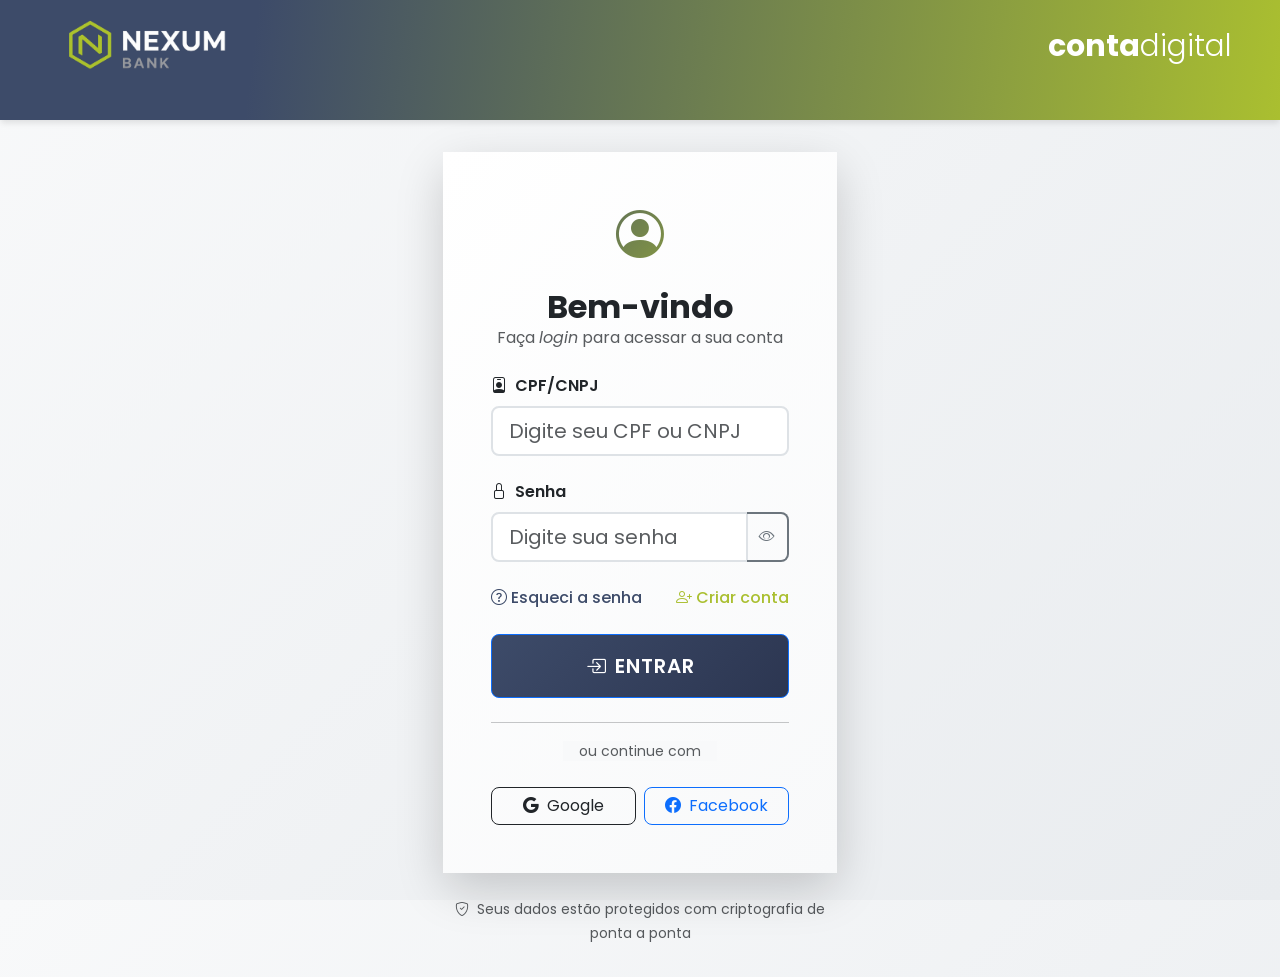
<file: src/main/resources/templates/index.html>
<!DOCTYPE html>
<html lang="pt-BR">

<head>
    <meta charset="UTF-8">
    <meta name="viewport" content="width=device-width, initial-scale=1.0">
    <link rel="stylesheet" href="../static/css/index.css">
    <link href="https://cdn.jsdelivr.net/npm/bootstrap@5.3.2/dist/css/bootstrap.min.css" rel="stylesheet"
          integrity="sha384-T3c6CoIi6uLrA9TneNEoa7RxnatzjcDSCmG1MXxSR1GAsXEV/Dwwykc2MPK8M2HN" crossorigin="anonymous">
    <link rel="stylesheet" href="https://cdn.jsdelivr.net/npm/bootstrap-icons@1.11.1/font/bootstrap-icons.css">
    <link rel="preconnect" href="https://fonts.googleapis.com">
    <link rel="preconnect" href="https://fonts.gstatic.com" crossorigin>
    <link
            href="https://fonts.googleapis.com/css2?family=Open+Sans:ital,wght@0,300..800;1,300..800&family=Poppins:ital,wght@0,100;0,200;0,300;0,400;0,500;0,600;0,700;0,800;0,900;1,100;1,200;1,300;1,400;1,500;1,600;1,700;1,800;1,900&display=swap"
            rel="stylesheet">
    <title>Login - NexumBank</title>
</head>

<body class="bg-light">
<header class="header">
    <div class="container-fluid px-5">
        <div class="row align-items-center">
            <div class="col-auto">
                <div class="logo">
                    <img src="../static/images/logo.png" alt="Logo" class="img-fluid">
                </div>
            </div>
            <div class="col text-end">
                <div class="contadigital">
                    <h3 class="text-white mb-0" style="font-weight: bold; font-size: 30px;">
                        conta<span class="fw-light">digital</span>
                    </h3>
                </div>
            </div>
        </div>
    </div>
</header>

<div class="container-fluid d-flex align-items-center justify-content-center"
     style="min-height: calc(100vh - 120px); padding-top: 2rem; padding-bottom: 2rem;">
    <div class="row justify-content-center w-100">
        <div class="col-md-6 col-lg-4">
            <div class="card shadow-lg border-0 rounded-4">
                <div class="card-body p-5">
                    <div class="text-center mb-4">
                        <div class="login-icon mb-3">
                            <i class="bi bi-person-circle text-primary" style="font-size: 3rem;"></i>
                        </div>
                        <h2 class="card-title fw-bold text-dark mb-0">Bem-vindo</h2>
                        <p class="text-muted mb-4">Faça <em>login</em> para acessar a sua conta</p>
                    </div>

                    <form action="" method="POST" novalidate>
                        <div class="mb-4">
                            <label for="cpf" class="form-label fw-semibold text-dark">
                                <i class="bi bi-person-badge me-2"></i>CPF/CNPJ
                            </label>
                            <input type="text"
                                   class="form-control form-control-lg rounded-3 border-2"
                                   id="cpf"
                                   name="cpf"
                                   placeholder="Digite seu CPF ou CNPJ"
                                   required>
                            <div class="invalid-feedback">
                                Por favor, insira um CPF/CNPJ válido.
                            </div>
                        </div>

                        <div class="mb-4">
                            <label for="senha" class="form-label fw-semibold text-dark">
                                <i class="bi bi-lock me-2"></i>Senha
                            </label>
                            <div class="input-group">
                                <input type="password"
                                       class="form-control form-control-lg rounded-start-3 border-2"
                                       id="senha"
                                       name="senha"
                                       placeholder="Digite sua senha"
                                       required>
                                <button class="btn btn-outline-secondary rounded-end-3 border-2"
                                        type="button"
                                        id="togglePassword">
                                    <i class="bi bi-eye" id="toggleIcon"></i>
                                </button>
                            </div>
                            <div class="invalid-feedback">
                                Por favor, insira a sua senha.
                            </div>
                        </div>

                        <div class="d-flex justify-content-between align-items-center mb-4">
                            <a href="#" class="text-decoration-none text-primary fw-medium">
                                <i class="bi bi-question-circle me-1"></i>Esqueci a senha
                            </a>
                            <a href="cadastro.html" class="text-decoration-none text-success fw-medium">
                                <i class="bi bi-person-plus me-1"></i>Criar conta
                            </a>
                        </div>

                        <div class="d-grid">
                            <button type="submit" class="btn btn-primary btn-lg rounded-3 fw-semibold py-3">
                                <i class="bi bi-box-arrow-in-right me-2"></i>ENTRAR
                            </button>
                        </div>
                    </form>

                    <div class="text-center my-4">
                        <hr class="my-3">
                        <small class="text-muted bg-light px-3">ou continue com</small>
                    </div>

                    <div class="row g-2">
                        <div class="col-6">
                            <button type="button" class="btn btn-outline-dark w-100 rounded-3">
                                <i class="bi bi-google me-2"></i>Google
                            </button>
                        </div>
                        <div class="col-6">
                            <button type="button" class="btn btn-outline-primary w-100 rounded-3">
                                <i class="bi bi-facebook me-2"></i>Facebook
                            </button>
                        </div>
                    </div>
                </div>
            </div>

            <div class="text-center mt-4">
                <small class="text-muted">
                    <i class="bi bi-shield-check me-1"></i>
                    Seus dados estão protegidos com criptografia de ponta a ponta
                </small>
            </div>
        </div>
    </div>
</div>

<script src="https://cdn.jsdelivr.net/npm/bootstrap@5.3.2/dist/js/bootstrap.bundle.min.js"
        integrity="sha384-C6RzsynM9kWDrMNeT87bh95OGNyZPhcTNXj1NW7RuBCsyN/o0jlpcV8Qyq46cDfL"
        crossorigin="anonymous"></script>

<script src="../static/js/login.js"></script>

</body>

</html>
</file>
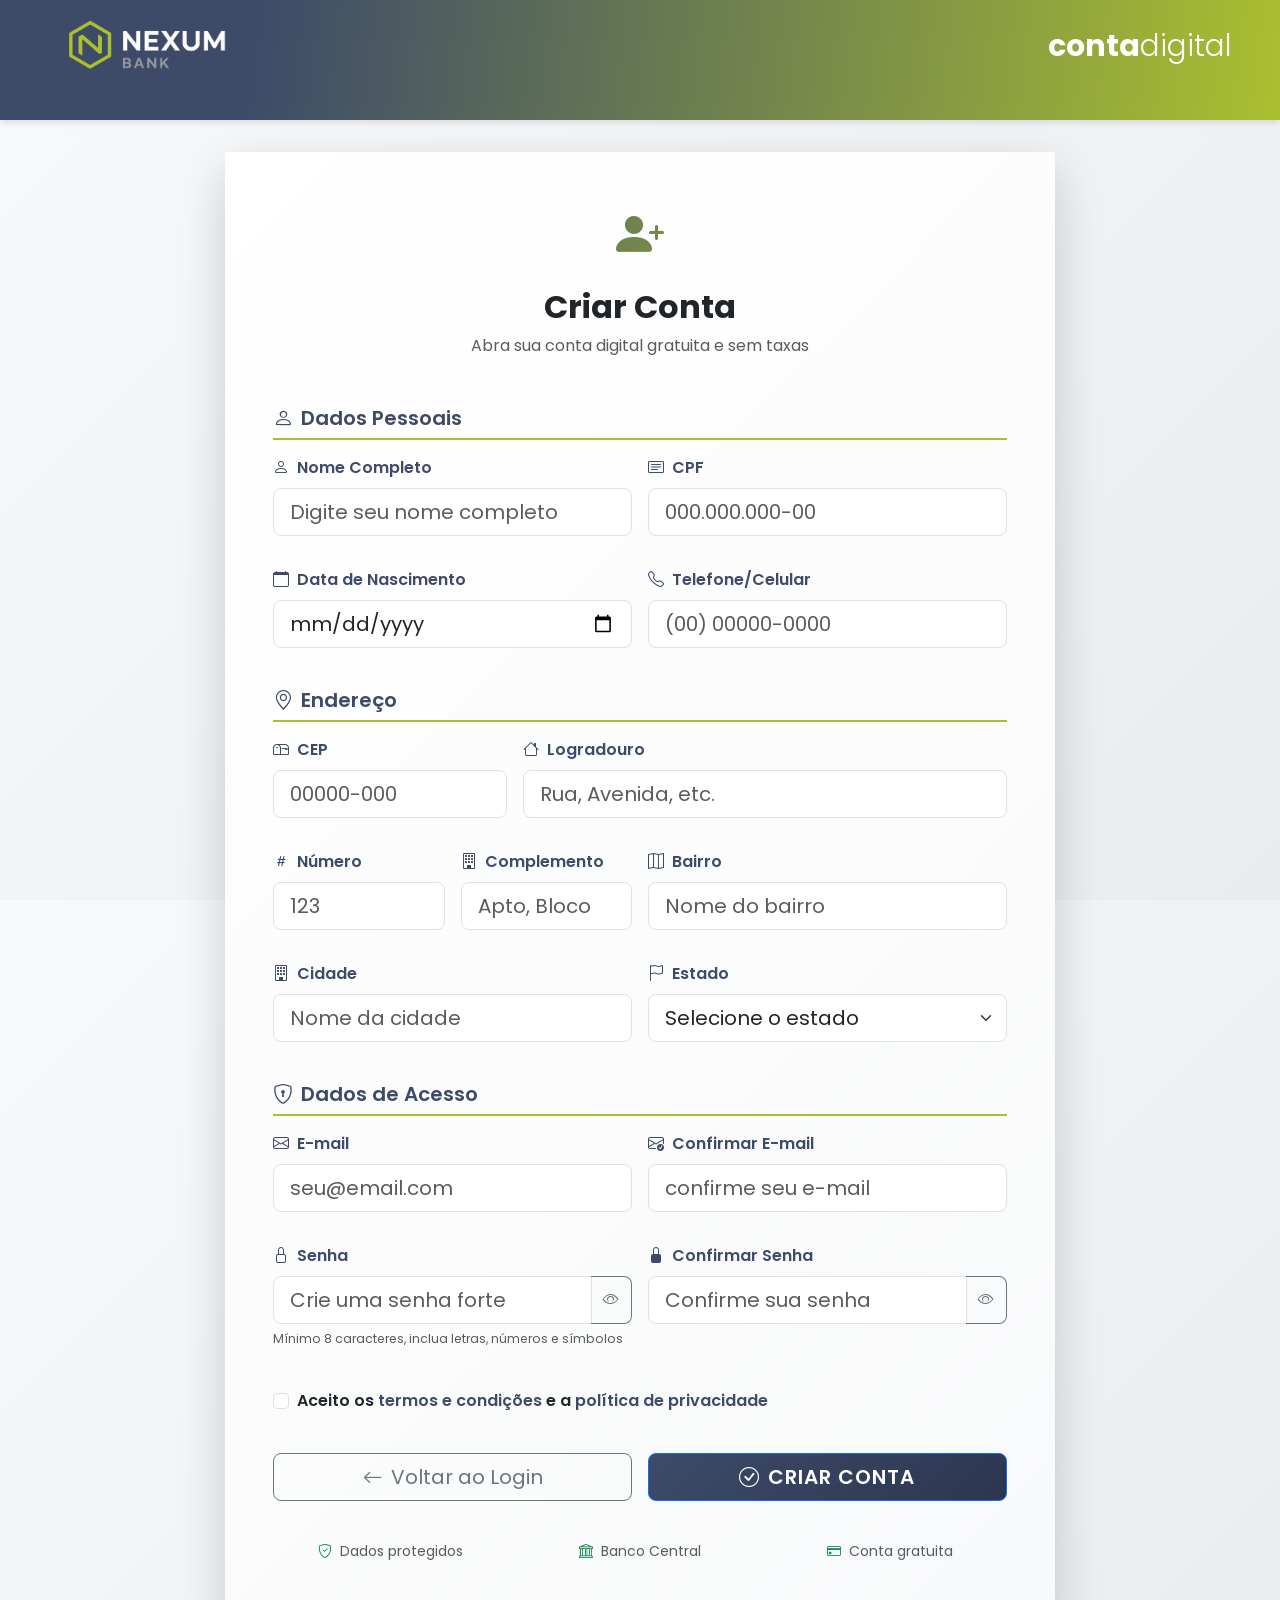
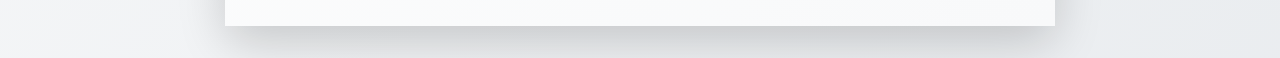
<file: src/main/resources/templates/cadastro.html>
<!DOCTYPE html>
<html lang="pt-BR">

<head>
    <meta charset="UTF-8">
    <meta name="viewport" content="width=device-width, initial-scale=1.0">
    <link rel="stylesheet" href="../static/css/cadastro.css">
    <link href="https://cdn.jsdelivr.net/npm/bootstrap@5.3.2/dist/css/bootstrap.min.css" rel="stylesheet"
        integrity="sha384-T3c6CoIi6uLrA9TneNEoa7RxnatzjcDSCmG1MXxSR1GAsXEV/Dwwykc2MPK8M2HN" crossorigin="anonymous">
    <link rel="stylesheet" href="https://cdn.jsdelivr.net/npm/bootstrap-icons@1.11.1/font/bootstrap-icons.css">
    <link rel="preconnect" href="https://fonts.googleapis.com">
    <link rel="preconnect" href="https://fonts.gstatic.com" crossorigin>
    <link
        href="https://fonts.googleapis.com/css2?family=Open+Sans:ital,wght@0,300..800;1,300..800&family=Poppins:ital,wght@0,100;0,200;0,300;0,400;0,500;0,600;0,700;0,800;0,900;1,100;1,200;1,300;1,400;1,500;1,600;1,700;1,800;1,900&display=swap"
        rel="stylesheet">
    <title>Cadastro - NexumBank</title>
</head>

<body class="bg-light">
    <header class="header">
        <div class="container-fluid px-5">
            <div class="row align-items-center">
                <div class="col-auto">
                    <div class="logo">
                        <img src="../static/images/logo.png" alt="Logo" class="img-fluid">
                    </div>
                </div>
                <div class="col text-end">
                    <div class="contadigital">
                        <h3 class="text-white mb-0" style="font-weight: bold; font-size: 30px;">
                            conta<span class="fw-light">digital</span>
                        </h3>
                    </div>
                </div>
            </div>
        </div>
    </header>

    <div class="container-fluid main-container">
        <div class="row justify-content-center">
            <div class="col-12 col-lg-10 col-xl-8">
                <div class="card shadow-lg border-0 rounded-4">
                    <div class="card-body p-5">
                        <div class="text-center mb-5">
                            <div class="signup-icon mb-3">
                                <i class="bi bi-person-plus-fill text-primary" style="font-size: 3rem;"></i>
                            </div>
                            <h2 class="card-title fw-bold text-dark mb-2">Criar Conta</h2>
                            <p class="text-muted mb-0">Abra sua conta digital gratuita e sem taxas</p>
                        </div>

                        <form action="" method="POST" class="needs-validation" novalidate>
                            <div class="mb-4">
                                <h5 class="fw-semibold text-primary mb-3">
                                    <i class="bi bi-person me-2"></i>Dados Pessoais
                                </h5>
                                
                                <div class="row g-3">
                                    <div class="col-md-6">
                                        <label for="nomeCompleto" class="form-label fw-semibold">
                                            <i class="bi bi-person me-2"></i>Nome Completo
                                        </label>
                                        <input type="text" 
                                               class="form-control form-control-lg rounded-3" 
                                               id="nomeCompleto" 
                                               name="nomeCompleto" 
                                               placeholder="Digite seu nome completo"
                                               required>
                                        <div class="invalid-feedback">
                                            Por favor, insira seu nome completo.
                                        </div>
                                    </div>

                                    <div class="col-md-6">
                                        <label for="cpf" class="form-label fw-semibold">
                                            <i class="bi bi-card-text me-2"></i>CPF
                                        </label>
                                        <input type="text" 
                                               class="form-control form-control-lg rounded-3" 
                                               id="cpf" 
                                               name="cpf" 
                                               placeholder="000.000.000-00"
                                               maxlength="14"
                                               required>
                                        <div class="invalid-feedback">
                                            Por favor, insira um CPF válido.
                                        </div>
                                    </div>

                                    <div class="col-md-6">
                                        <label for="dataNascimento" class="form-label fw-semibold">
                                            <i class="bi bi-calendar me-2"></i>Data de Nascimento
                                        </label>
                                        <input type="date" 
                                               class="form-control form-control-lg rounded-3" 
                                               id="dataNascimento" 
                                               name="dataNascimento" 
                                               required>
                                        <div class="invalid-feedback">
                                            Por favor, insira sua data de nascimento.
                                        </div>
                                    </div>

                                    <div class="col-md-6">
                                        <label for="telefone" class="form-label fw-semibold">
                                            <i class="bi bi-telephone me-2"></i>Telefone/Celular
                                        </label>
                                        <input type="tel" 
                                               class="form-control form-control-lg rounded-3" 
                                               id="telefone" 
                                               name="telefone" 
                                               placeholder="(00) 00000-0000"
                                               required>
                                        <div class="invalid-feedback">
                                            Por favor, insira um telefone válido.
                                        </div>
                                    </div>
                                </div>
                            </div>

                            <div class="mb-4">
                                <h5 class="fw-semibold text-primary mb-3">
                                    <i class="bi bi-geo-alt me-2"></i>Endereço
                                </h5>
                                
                                <div class="row g-3">
                                    <div class="col-md-4">
                                        <label for="cep" class="form-label fw-semibold">
                                            <i class="bi bi-mailbox me-2"></i>CEP
                                        </label>
                                        <input type="text" 
                                               class="form-control form-control-lg rounded-3" 
                                               id="cep" 
                                               name="cep" 
                                               placeholder="00000-000"
                                               maxlength="9"
                                               required>
                                        <div class="invalid-feedback">
                                            Por favor, insira um CEP válido.
                                        </div>
                                    </div>

                                    <div class="col-md-8">
                                        <label for="logradouro" class="form-label fw-semibold">
                                            <i class="bi bi-house me-2"></i>Logradouro
                                        </label>
                                        <input type="text" 
                                               class="form-control form-control-lg rounded-3" 
                                               id="logradouro" 
                                               name="logradouro" 
                                               placeholder="Rua, Avenida, etc."
                                               required>
                                        <div class="invalid-feedback">
                                            Por favor, insira o logradouro.
                                        </div>
                                    </div>

                                    <div class="col-md-3">
                                        <label for="numero" class="form-label fw-semibold">
                                            <i class="bi bi-hash me-2"></i>Número
                                        </label>
                                        <input type="text" 
                                               class="form-control form-control-lg rounded-3" 
                                               id="numero" 
                                               name="numero" 
                                               placeholder="123"
                                               required>
                                        <div class="invalid-feedback">
                                            Insira o número.
                                        </div>
                                    </div>

                                    <div class="col-md-3">
                                        <label for="complemento" class="form-label fw-semibold">
                                            <i class="bi bi-building me-2"></i>Complemento
                                        </label>
                                        <input type="text" 
                                               class="form-control form-control-lg rounded-3" 
                                               id="complemento" 
                                               name="complemento" 
                                               placeholder="Apto, Bloco">
                                    </div>

                                    <div class="col-md-6">
                                        <label for="bairro" class="form-label fw-semibold">
                                            <i class="bi bi-map me-2"></i>Bairro
                                        </label>
                                        <input type="text" 
                                               class="form-control form-control-lg rounded-3" 
                                               id="bairro" 
                                               name="bairro" 
                                               placeholder="Nome do bairro"
                                               required>
                                        <div class="invalid-feedback">
                                            Por favor, insira o bairro.
                                        </div>
                                    </div>

                                    <div class="col-md-6">
                                        <label for="cidade" class="form-label fw-semibold">
                                            <i class="bi bi-building me-2"></i>Cidade
                                        </label>
                                        <input type="text" 
                                               class="form-control form-control-lg rounded-3" 
                                               id="cidade" 
                                               name="cidade" 
                                               placeholder="Nome da cidade"
                                               required>
                                        <div class="invalid-feedback">
                                            Por favor, insira a cidade.
                                        </div>
                                    </div>

                                    <div class="col-md-6">
                                        <label for="estado" class="form-label fw-semibold">
                                            <i class="bi bi-flag me-2"></i>Estado
                                        </label>
                                        <select class="form-select form-select-lg rounded-3" 
                                                id="estado" 
                                                name="estado" 
                                                required>
                                            <option value="">Selecione o estado</option>
                                            <option value="AC">Acre</option>
                                            <option value="AL">Alagoas</option>
                                            <option value="AP">Amapá</option>
                                            <option value="AM">Amazonas</option>
                                            <option value="BA">Bahia</option>
                                            <option value="CE">Ceará</option>
                                            <option value="DF">Distrito Federal</option>
                                            <option value="ES">Espírito Santo</option>
                                            <option value="GO">Goiás</option>
                                            <option value="MA">Maranhão</option>
                                            <option value="MT">Mato Grosso</option>
                                            <option value="MS">Mato Grosso do Sul</option>
                                            <option value="MG">Minas Gerais</option>
                                            <option value="PA">Pará</option>
                                            <option value="PB">Paraíba</option>
                                            <option value="PR">Paraná</option>
                                            <option value="PE">Pernambuco</option>
                                            <option value="PI">Piauí</option>
                                            <option value="RJ">Rio de Janeiro</option>
                                            <option value="RN">Rio Grande do Norte</option>
                                            <option value="RS">Rio Grande do Sul</option>
                                            <option value="RO">Rondônia</option>
                                            <option value="RR">Roraima</option>
                                            <option value="SC">Santa Catarina</option>
                                            <option value="SP">São Paulo</option>
                                            <option value="SE">Sergipe</option>
                                            <option value="TO">Tocantins</option>
                                        </select>
                                        <div class="invalid-feedback">
                                            Por favor, selecione o estado.
                                        </div>
                                    </div>
                                </div>
                            </div>

                            <div class="mb-4">
                                <h5 class="fw-semibold text-primary mb-3">
                                    <i class="bi bi-shield-lock me-2"></i>Dados de Acesso
                                </h5>
                                
                                <div class="row g-3">
                                    <div class="col-md-6">
                                        <label for="email" class="form-label fw-semibold">
                                            <i class="bi bi-envelope me-2"></i>E-mail
                                        </label>
                                        <input type="email" 
                                               class="form-control form-control-lg rounded-3" 
                                               id="email" 
                                               name="email" 
                                               placeholder="seu@email.com"
                                               required>
                                        <div class="invalid-feedback">
                                            Por favor, insira um e-mail válido.
                                        </div>
                                    </div>

                                    <div class="col-md-6">
                                        <label for="confirmarEmail" class="form-label fw-semibold">
                                            <i class="bi bi-envelope-check me-2"></i>Confirmar E-mail
                                        </label>
                                        <input type="email" 
                                               class="form-control form-control-lg rounded-3" 
                                               id="confirmarEmail" 
                                               name="confirmarEmail" 
                                               placeholder="confirme seu e-mail"
                                               required>
                                        <div class="invalid-feedback">
                                            Os e-mails devem ser iguais.
                                        </div>
                                    </div>

                                    <div class="col-md-6">
                                        <label for="senha" class="form-label fw-semibold">
                                            <i class="bi bi-lock me-2"></i>Senha
                                        </label>
                                        <div class="input-group">
                                            <input type="password" 
                                                   class="form-control form-control-lg rounded-start-3" 
                                                   id="senha" 
                                                   name="senha" 
                                                   placeholder="Crie uma senha forte"
                                                   minlength="8"
                                                   required>
                                            <button class="btn btn-outline-secondary rounded-end-3" 
                                                    type="button" 
                                                    id="toggleSenha">
                                                <i class="bi bi-eye" id="toggleSenhaIcon"></i>
                                            </button>
                                        </div>
                                        <div class="form-text">
                                            <small class="text-muted">
                                                Mínimo 8 caracteres, inclua letras, números e símbolos
                                            </small>
                                        </div>
                                        <div class="invalid-feedback">
                                            A senha deve ter pelo menos 8 caracteres.
                                        </div>
                                    </div>

                                    <div class="col-md-6">
                                        <label for="confirmarSenha" class="form-label fw-semibold">
                                            <i class="bi bi-lock-fill me-2"></i>Confirmar Senha
                                        </label>
                                        <div class="input-group">
                                            <input type="password" 
                                                   class="form-control form-control-lg rounded-start-3" 
                                                   id="confirmarSenha" 
                                                   name="confirmarSenha" 
                                                   placeholder="Confirme sua senha"
                                                   required>
                                            <button class="btn btn-outline-secondary rounded-end-3" 
                                                    type="button" 
                                                    id="toggleConfirmarSenha">
                                                <i class="bi bi-eye" id="toggleConfirmarSenhaIcon"></i>
                                            </button>
                                        </div>
                                        <div class="invalid-feedback">
                                            As senhas devem ser iguais.
                                        </div>
                                    </div>
                                </div>
                            </div>

                            <div class="mb-4">
                                <div class="form-check">
                                    <input class="form-check-input" 
                                           type="checkbox" 
                                           id="termosCondicoes" 
                                           name="termosCondicoes" 
                                           required>
                                    <label class="form-check-label fw-semibold" for="termosCondicoes">
                                        Aceito os <a href="#" class="text-primary">termos e condições</a> e a 
                                        <a href="#" class="text-primary">política de privacidade</a>
                                    </label>
                                    <div class="invalid-feedback">
                                        Você deve aceitar os termos e condições.
                                    </div>
                                </div>
                            </div>

                            <div class="row g-3 mt-3">
                                <div class="col-md-6">
                                    <a href="index.html" class="btn btn-outline-secondary btn-lg w-100 rounded-3">
                                        <i class="bi bi-arrow-left me-2"></i>Voltar ao Login
                                    </a>
                                </div>
                                <div class="col-md-6">
                                    <button type="submit" class="btn btn-primary btn-lg w-100 rounded-3 fw-semibold">
                                        <i class="bi bi-check-circle me-2"></i>CRIAR CONTA
                                    </button>
                                </div>
                            </div>
                        </form>

                        <div class="text-center mt-4">
                            <div class="row g-3">
                                <div class="col-md-4">
                                    <small class="text-muted d-block">
                                        <i class="bi bi-shield-check text-success me-1"></i>
                                        Dados protegidos
                                    </small>
                                </div>
                                <div class="col-md-4">
                                    <small class="text-muted d-block">
                                        <i class="bi bi-bank text-success me-1"></i>
                                        Banco Central
                                    </small>
                                </div>
                                <div class="col-md-4">
                                    <small class="text-muted d-block">
                                        <i class="bi bi-credit-card text-success me-1"></i>
                                        Conta gratuita
                                    </small>
                                </div>
                            </div>
                        </div>
                    </div>
                </div>
            </div>
        </div>
    </div>


    <script src="https://cdn.jsdelivr.net/npm/bootstrap@5.3.2/dist/js/bootstrap.bundle.min.js"
        integrity="sha384-C6RzsynM9kWDrMNeT87bh95OGNyZPhcTNXj1NW7RuBCsyN/o0jlpcV8Qyq46cDfL"
        crossorigin="anonymous"></script>

    <script src="../static/js/cadastro.js"></script>

</body>

</html>
</file>
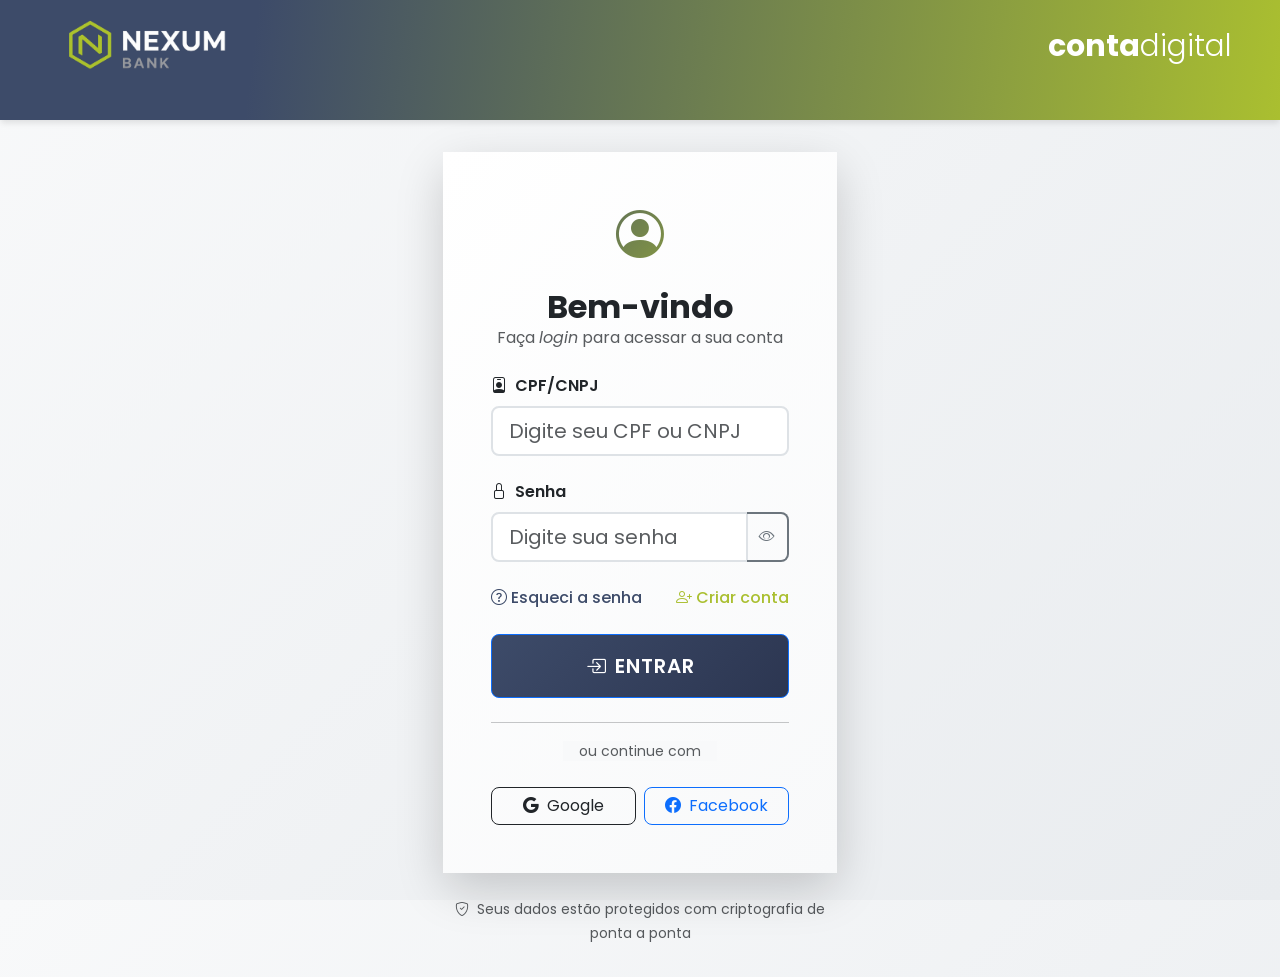
<file: src/main/resources/templates/conta.html>
<!DOCTYPE html>
<html lang="pt-BR">

<head>
    <meta charset="UTF-8">
    <meta name="viewport" content="width=device-width, initial-scale=1.0">
    <link rel="stylesheet" href="../static/css/conta.css">
    <link href="https://cdn.jsdelivr.net/npm/bootstrap@5.3.2/dist/css/bootstrap.min.css" rel="stylesheet"
          integrity="sha384-T3c6CoIi6uLrA9TneNEoa7RxnatzjcDSCmG1MXxSR1GAsXEV/Dwwykc2MPK8M2HN" crossorigin="anonymous">
    <link rel="stylesheet" href="https://cdn.jsdelivr.net/npm/bootstrap-icons@1.11.1/font/bootstrap-icons.css">
    <link rel="preconnect" href="https://fonts.googleapis.com">
    <link rel="preconnect" href="https://fonts.gstatic.com" crossorigin>
    <link
            href="https://fonts.googleapis.com/css2?family=Open+Sans:ital,wght@0,300..800;1,300..800&family=Poppins:ital,wght@0,100;0,200;0,300;0,400;0,500;0,600;0,700;0,800;0,900;1,100;1,200;1,300;1,400;1,500;1,600;1,700;1,800;1,900&display=swap"
            rel="stylesheet">
    <title>Conta - NexumBank</title>
</head>

<body class="bg-light">
<div class="d-flex vh-100">
    <nav class="sidebar bg-gradient-primary d-flex flex-column">
        <div class="sidebar-header p-4 text-center border-bottom">
            <img src="../static/images/logo.png" alt="NexumBank" class="logo-sidebar mb-2">
            <h4 class="text-white fw-bold mb-0">
                nexum<span class="fw-light">bank</span>
            </h4>
        </div>

        <div class="sidebar-menu flex-grow-1 p-3">
            <ul class="nav nav-pills flex-column">
                <li class="nav-item mb-2">
                    <a class="nav-link text-white d-flex align-items-center" href="#">
                        <i class="bi bi-credit-card me-3"></i>
                        <span>Cartão de Crédito</span>
                    </a>
                </li>
                <li class="nav-item mb-2">
                    <a class="nav-link active bg-white text-primary d-flex align-items-center" href="#">
                        <i class="bi bi-bank me-3"></i>
                        <span>Conta</span>
                    </a>
                </li>
                <li class="nav-item mb-2">
                    <a class="nav-link text-white d-flex align-items-center" href="#">
                        <i class="bi bi-people me-3"></i>
                        <span>Conta Familiar</span>
                    </a>
                </li>
                <li class="nav-item mb-2">
                    <a class="nav-link text-white d-flex align-items-center" href="#">
                        <i class="bi bi-graph-up me-3"></i>
                        <span>Investimentos</span>
                    </a>
                </li>
            </ul>
        </div>

        <div class="sidebar-footer p-3 border-top">
            <div class="user-profile mb-3 p-3 rounded-3 bg-white bg-opacity-10">
                <a href="perfil.html" class="text-decoration-none text-white d-flex align-items-center">
                    <div class="user-avatar me-3">
                        <img src="../static/images/user-profile.png" alt="Usuário" class="rounded-circle">
                    </div>
                    <div class="user-info">
                        <div class="fw-semibold" id="nome">Undefined</div>
                        <small class="opacity-75">Ver perfil</small>
                    </div>
                </a>
            </div>

            <div class="footer-links">
                <a href="#" class="nav-link text-white d-flex align-items-center mb-2">
                    <i class="bi bi-gear me-3"></i>
                    <span>Configurações</span>
                </a>
                <a href="#" class="nav-link text-white d-flex align-items-center">
                    <i class="bi bi-headset me-3"></i>
                    <span>Atendimento</span>
                </a>
            </div>
        </div>
    </nav>

    <main class="main-content flex-grow-1 d-flex flex-column">
        <header class="main-header bg-white shadow-sm p-3 d-flex justify-content-between align-items-center">
            <div class="d-flex align-items-center">
                <button class="btn btn-link d-lg-none me-3 text-primary" id="sidebarToggle">
                    <i class="bi bi-list fs-4"></i>
                </button>
                <div>
                    <h1 class="h4 mb-0 text-primary fw-bold">Minha Conta</h1>
                    <small class="text-muted">Gerencie a sua conta digital</small>
                </div>
            </div>
            <div class="d-flex align-items-center">
                <button class="btn btn-outline-primary me-2">
                    <i class="bi bi-bell me-1"></i>
                    <span class="d-none d-md-inline">Notificações</span>
                </button>
                <button class="btn btn-danger" onclick="logout()">
                    <i class="bi bi-box-arrow-right me-1"></i>
                    <span class="d-none d-md-inline">Sair da Conta</span>
                </button>
            </div>
        </header>

        <div class="content-area flex-grow-1 p-4 overflow-auto">
            <div class="row g-4 mb-4">
                <div class="col-md-4">
                    <div class="card card-saldo bg-gradient-primary text-white h-100">
                        <div class="card-body">
                            <div class="d-flex justify-content-between align-items-start">
                                <div class="flex-grow-1">
                                    <h6 class="card-subtitle mb-2 opacity-75">Saldo Disponível</h6>
                                    <div class="d-flex align-items-center">
                                        <h2 class="card-title mb-0 fw-bold me-3" id="saldoValue">R$ 0,00</h2>
                                        <h2 class="card-title mb-0 fw-bold me-3 d-none" id="saldoHidden">••••••</h2>
                                        <button class="btn btn-link text-white p-0 border-0 bg-transparent me-1"
                                                id="toggleSaldo" title="Mostrar/Ocultar saldo">
                                            <i class="bi bi-eye fs-5" id="saldoIcon"></i>
                                        </button>
                                        <button class="btn btn-link text-white p-0 border-0 bg-transparent"
                                                id="refreshSaldo" title="Atualizar saldo">
                                            <i class="bi bi-arrow-clockwise fs-5"></i>
                                        </button>
                                        <button class="btn btn-link text-white p-0 border-0 bg-transparent ms-2"
                                                id="addBalanceBtn" title="Adicionar saldo">
                                            <i class="bi bi-plus-circle-fill fs-5"></i>
                                        </button>
                                    </div>
                                </div>
                                <i class="bi bi-wallet2 fs-2 opacity-50"></i>
                            </div>
                            <div class="mt-3">
                                <small class="opacity-75">Conta Corrente • </small>
                                <small class="opacity-75" id="agencyNumber">000-0</small>
                            </div>
                        </div>
                    </div>
                </div>
                <div class="col-md-4">
                    <div class="card card-investimentos bg-gradient-success text-white h-100">
                        <div class="card-body">
                            <div class="d-flex justify-content-between align-items-start">
                                <div class="flex-grow-1">
                                    <h6 class="card-subtitle mb-2 opacity-75">Investimentos</h6>
                                    <div class="d-flex align-items-center">
                                        <h2 class="card-title mb-0 fw-bold me-3" id="investimentosValue">R$
                                            25.420,80</h2>
                                        <h2 class="card-title mb-0 fw-bold me-3 d-none" id="investimentosHidden">
                                            ••••••</h2>
                                        <button class="btn btn-link text-white p-0 border-0 bg-transparent"
                                                id="toggleInvestimentos" title="Mostrar/Ocultar investimentos">
                                            <i class="bi bi-eye fs-5" id="investimentosIcon"></i>
                                        </button>
                                    </div>
                                </div>
                                <i class="bi bi-graph-up fs-2 opacity-50"></i>
                            </div>
                            <div class="mt-3 d-flex align-items-center">
                                <i class="bi bi-arrow-up text-success me-1"></i>
                                <small class="opacity-75">+2.5% este mês</small>
                            </div>
                        </div>
                    </div>
                </div>
                <div class="col-md-4">
                    <div class="card card-cartao bg-gradient-warning text-white h-100">
                        <div class="card-body">
                            <div class="d-flex justify-content-between align-items-start">
                                <div class="flex-grow-1">
                                    <h6 class="card-subtitle mb-2 opacity-75">Cartão de Crédito</h6>
                                    <div class="d-flex align-items-center">
                                        <h2 class="card-title mb-0 fw-bold me-3" id="cartaoValue">R$ 0,00</h2>
                                        <h2 class="card-title mb-0 fw-bold me-3 d-none" id="cartaoHidden">••••••</h2>
                                        <button class="btn btn-link text-white p-0 border-0 bg-transparent"
                                                id="toggleCartao" title="Mostrar/Ocultar limite">
                                            <i class="bi bi-eye fs-5" id="cartaoIcon"></i>
                                        </button>
                                    </div>
                                </div>
                                <i class="bi bi-credit-card fs-2 opacity-50"></i>
                            </div>
                            <div class="mt-3">
                                <!--TODO Adicionar regra de limite para adicionar abaixo-->
                                <small class="opacity-75">Limite disponível</small>
                            </div>
                        </div>
                    </div>
                </div>
            </div>

            <div class="row g-4 mb-4">
                <div class="col-12">
                    <div class="card">
                        <div class="card-header bg-transparent border-0 pb-0">
                            <h5 class="card-title mb-0 text-primary fw-semibold">
                                <i class="bi bi-lightning me-2"></i>Ações Rápidas
                            </h5>
                        </div>
                        <div class="card-body">
                            <div class="row g-3">
                                <div class="col-6 col-md-3 col-lg-2">
                                    <button class="btn btn-outline-primary w-100 py-3 border-2 rounded-3 action-btn">
                                        <i class="bi bi-arrow-up-circle fs-2 d-block mb-2"></i>
                                        <span class="fw-semibold">Transferir</span>
                                    </button>
                                </div>
                                <div class="col-6 col-md-3 col-lg-2">
                                    <button class="btn btn-outline-primary w-100 py-3 border-2 rounded-3 action-btn">
                                        <i class="bi bi-qr-code-scan fs-2 d-block mb-2"></i>
                                        <span class="fw-semibold">Pix</span>
                                    </button>
                                </div>
                                <div class="col-6 col-md-3 col-lg-2">
                                    <button class="btn btn-outline-primary w-100 py-3 border-2 rounded-3 action-btn">
                                        <i class="bi bi-file-earmark-text fs-2 d-block mb-2"></i>
                                        <span class="fw-semibold">Boletos</span>
                                    </button>
                                </div>
                                <div class="col-6 col-md-3 col-lg-2">
                                    <button class="btn btn-outline-primary w-100 py-3 border-2 rounded-3 action-btn">
                                        <i class="bi bi-phone fs-2 d-block mb-2"></i>
                                        <span class="fw-semibold">Recarga</span>
                                    </button>
                                </div>
                                <div class="col-6 col-md-3 col-lg-2">
                                    <button class="btn btn-outline-primary w-100 py-3 border-2 rounded-3 action-btn">
                                        <i class="bi bi-clock-history fs-2 d-block mb-2"></i>
                                        <span class="fw-semibold">Extrato</span>
                                    </button>
                                </div>
                                <div class="col-6 col-md-3 col-lg-2">
                                    <button class="btn btn-outline-primary w-100 py-3 border-2 rounded-3 action-btn">
                                        <i class="bi bi-cash-coin fs-2 d-block mb-2"></i>
                                        <span class="fw-semibold">Empréstimo</span>
                                    </button>
                                </div>
                                <div class="col-6 col-md-3 col-lg-2">
                                    <button class="btn btn-outline-primary w-100 py-3 border-2 rounded-3 action-btn">
                                        <i class="bi bi-calendar-check fs-2 d-block mb-2"></i>
                                        <span class="fw-semibold">Agendamentos</span>
                                    </button>
                                </div>
                                <div class="col-6 col-md-3 col-lg-2">
                                    <button class="btn btn-outline-primary w-100 py-3 border-2 rounded-3 action-btn">
                                        <i class="bi bi-credit-card fs-2 d-block mb-2"></i>
                                        <span class="fw-semibold">Cartão</span>
                                    </button>
                                </div>
                            </div>
                        </div>
                    </div>
                </div>
            </div>

            <div class="row g-4">
                <div class="col-lg-8">
                    <div class="card h-100">
                        <div class="card-header bg-transparent border-0 d-flex justify-content-between align-items-center">
                            <h5 class="card-title mb-0 text-primary fw-semibold">
                                <i class="bi bi-clock-history me-2"></i>Últimas Transações
                            </h5>
                            <a href="#" class="btn btn-sm btn-outline-primary">Ver todas</a>
                        </div>
                        <div class="card-body">
                            <div class="transaction-item d-flex justify-content-between align-items-center p-3 rounded-3 mb-3">
                                <div class="d-flex align-items-center">
                                    <div class="transaction-icon bg-success bg-opacity-10 text-success me-3">
                                        <i class="bi bi-arrow-down-circle"></i>
                                    </div>
                                    <div>
                                        <div class="fw-semibold">Transferência Recebida</div>
                                        <small class="text-muted">João Santos • Hoje 14:30</small>
                                    </div>
                                </div>
                                <div class="text-success fw-bold">+ R$ 1.250,00</div>
                            </div>

                            <div class="transaction-item d-flex justify-content-between align-items-center p-3 rounded-3 mb-3">
                                <div class="d-flex align-items-center">
                                    <div class="transaction-icon bg-primary bg-opacity-10 text-primary me-3">
                                        <i class="bi bi-qr-code"></i>
                                    </div>
                                    <div>
                                        <div class="fw-semibold">Pagamento PIX</div>
                                        <small class="text-muted">Supermercado ABC • Hoje 10:15</small>
                                    </div>
                                </div>
                                <div class="text-danger fw-bold">- R$ 89,90</div>
                            </div>

                            <div class="transaction-item d-flex justify-content-between align-items-center p-3 rounded-3 mb-3">
                                <div class="d-flex align-items-center">
                                    <div class="transaction-icon bg-warning bg-opacity-10 text-warning me-3">
                                        <i class="bi bi-credit-card"></i>
                                    </div>
                                    <div>
                                        <div class="fw-semibold">Compra no Cartão</div>
                                        <small class="text-muted">Loja Online XYZ • Ontem 16:20</small>
                                    </div>
                                </div>
                                <div class="text-danger fw-bold">- R$ 320,50</div>
                            </div>

                            <div class="transaction-item d-flex justify-content-between align-items-center p-3 rounded-3">
                                <div class="d-flex align-items-center">
                                    <div class="transaction-icon bg-info bg-opacity-10 text-info me-3">
                                        <i class="bi bi-file-earmark-text"></i>
                                    </div>
                                    <div>
                                        <div class="fw-semibold">Pagamento de Boleto</div>
                                        <small class="text-muted">Energia Elétrica • 08/10</small>
                                    </div>
                                </div>
                                <div class="text-danger fw-bold">- R$ 185,40</div>
                            </div>
                        </div>
                    </div>
                </div>

                <div class="col-lg-4">
                    <div class="card h-100">
                        <div class="card-header bg-transparent border-0">
                            <h5 class="card-title mb-0 text-primary fw-semibold">
                                <i class="bi bi-star me-2"></i>Dicas Personalizadas
                            </h5>
                        </div>
                        <div class="card-body">
                            <div class="tip-item p-3 rounded-3 mb-3 bg-light">
                                <div class="d-flex align-items-start">
                                    <i class="bi bi-lightbulb text-warning me-2 mt-1"></i>
                                    <div>
                                        <div class="fw-semibold mb-1">Economize mais!</div>
                                        <small class="text-muted">Você gastou 15% menos este mês. Continue
                                            assim!</small>
                                    </div>
                                </div>
                            </div>

                            <div class="tip-item p-3 rounded-3 mb-3 bg-light">
                                <div class="d-flex align-items-start">
                                    <i class="bi bi-graph-up text-success me-2 mt-1"></i>
                                    <div>
                                        <div class="fw-semibold mb-1">Invista seu dinheiro</div>
                                        <small class="text-muted">Que tal aplicar na poupança ou CDB?</small>
                                    </div>
                                </div>
                            </div>

                            <div class="tip-item p-3 rounded-3 bg-light">
                                <div class="d-flex align-items-start">
                                    <i class="bi bi-shield-check text-primary me-2 mt-1"></i>
                                    <div>
                                        <div class="fw-semibold mb-1">Segurança em dia</div>
                                        <small class="text-muted">Suas configurações de segurança estão
                                            atualizadas.</small>
                                    </div>
                                </div>
                            </div>
                        </div>
                    </div>
                </div>
            </div>
        </div>
    </main>
</div>

<div class="sidebar-overlay d-lg-none" id="sidebarOverlay"></div>

<div class="modal fade" id="logoutModal" tabindex="-1">
    <div class="modal-dialog modal-dialog-centered">
        <div class="modal-content">
            <div class="modal-header border-0">
                <h5 class="modal-title text-primary fw-bold">
                    <i class="bi bi-box-arrow-right me-2"></i>Sair da Conta
                </h5>
                <button type="button" class="btn-close" data-bs-dismiss="modal"></button>
            </div>
            <div class="modal-body text-center">
                <i class="bi bi-question-circle text-warning fs-1 mb-3"></i>
                <h6 class="mb-3">Tem certeza que deseja sair da sua conta?</h6>
                <p class="text-muted">Você precisará fazer login novamente para acessar a sua conta.</p>
            </div>
            <div class="modal-footer border-0 justify-content-center">
                <button type="button" class="btn btn-secondary" data-bs-dismiss="modal">
                    <i class="bi bi-x-circle me-1"></i>Cancelar
                </button>
                <button type="button" class="btn btn-danger" onclick="confirmLogout()">
                    <i class="bi bi-box-arrow-right me-1"></i>Sair da Conta
                </button>
            </div>
        </div>
    </div>
</div>

<div class="modal fade" id="addBalanceModal" tabindex="-1" aria-hidden="true">
    <div class="modal-dialog modal-dialog-centered">
        <div class="modal-content">
            <div class="modal-header">
                <h5 class="modal-title">Adicionar Saldo</h5>
                <button type="button" class="btn-close" data-bs-dismiss="modal" aria-label="Close"></button>
            </div>
            <form id="addBalanceForm">
                <div class="modal-body">
                    <div class="mb-3">
                        <label for="addBalanceValue" class="form-label">Valor (R$)</label>
                        <input type="text" class="form-control" id="addBalanceValue" placeholder="0,00" required>
                        <div class="form-text">Digite o valor que deseja adicionar à conta. Ex: 150,00</div>
                    </div>
                </div>
                <div class="modal-footer">
                    <button type="button" class="btn btn-secondary" data-bs-dismiss="modal">Cancelar</button>
                    <button type="submit" class="btn btn-primary" id="addBalanceSubmit">Adicionar</button>
                </div>
            </form>
        </div>
    </div>
</div>

<div class="modal fade" id="transferModal" tabindex="-1" aria-hidden="true">
    <div class="modal-dialog modal-dialog-centered">
        <div class="modal-content">
            <div class="modal-header">
                <h5 class="modal-title">
                    <i class="bi bi-arrow-up-circle me-2"></i>Nova Transferência
                </h5>
                <button type="button" class="btn-close" data-bs-dismiss="modal" aria-label="Close"></button>
            </div>
            <form id="transferForm">
                <div class="modal-body">
                    <div class="mb-3">
                        <label for="transferKeyType" class="form-label">Tipo de Chave</label>
                        <select class="form-select" id="transferKeyType" required>
                            <option value="" selected disabled>Selecione o tipo</option>
                            <option value="CPF">CPF/CNPJ</option>
                            <option value="EMAIL">E-mail</option>
                            <option value="TELEFONE">Telefone</option>
                            <option value="CONTA">Número da Conta</option>
                        </select>
                    </div>
                    <div class="mb-3">
                        <label for="transferKey" class="form-label">Chave do Destinatário</label>
                        <input type="text" class="form-control" id="transferKey"
                               placeholder="Digite a chave do destinatário" required>
                        <div class="form-text">Insira o CPF, e-mail, telefone ou número da conta</div>
                    </div>
                    <div class="mb-3">
                        <label for="transferValue" class="form-label">Valor (R$)</label>
                        <input type="text" class="form-control" id="transferValue"
                               placeholder="0,00" required>
                        <div class="form-text">Digite o valor que deseja transferir</div>
                    </div>
                    <div class="alert alert-info d-flex align-items-center" role="alert">
                        <i class="bi bi-info-circle me-2"></i>
                        <small>A transferência será realizada instantaneamente</small>
                    </div>
                </div>
                <div class="modal-footer">
                    <button type="button" class="btn btn-secondary" data-bs-dismiss="modal">Cancelar</button>
                    <button type="submit" class="btn btn-primary" id="transferSubmit">
                        <i class="bi bi-check-circle me-1"></i>Transferir
                    </button>
                </div>
            </form>
        </div>
    </div>
</div>

<script src="https://cdn.jsdelivr.net/npm/bootstrap@5.3.2/dist/js/bootstrap.bundle.min.js"
        integrity="sha384-C6RzsynM9kWDrMNeT87bh95OGNyZPhcTNXj1NW7RuBCsyN/o0jlpcV8Qyq46cDfL"
        crossorigin="anonymous"></script>

<script src="../static/js/conta.js"></script>


</body>

</html>
</file>
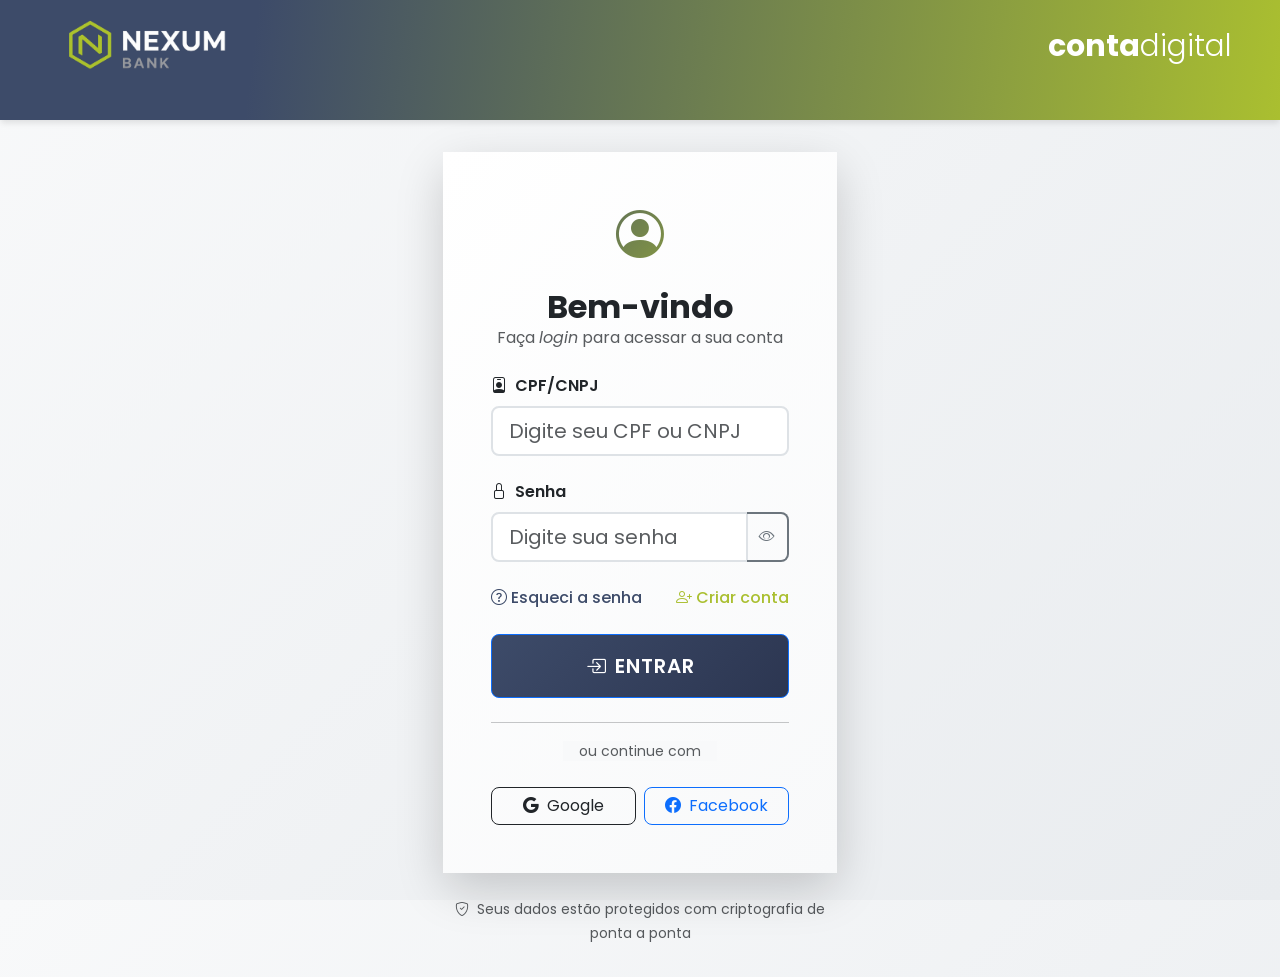
<file: src/main/resources/templates/perfil.html>
<!DOCTYPE html>
<html lang="pt-BR">

<head>
    <meta charset="UTF-8">
    <meta name="viewport" content="width=device-width, initial-scale=1.0">
    <link rel="stylesheet" href="../static/css/conta.css">
    <link href="https://cdn.jsdelivr.net/npm/bootstrap@5.3.2/dist/css/bootstrap.min.css" rel="stylesheet"
          integrity="sha384-T3c6CoIi6uLrA9TneNEoa7RxnatzjcDSCmG1MXxSR1GAsXEV/Dwwykc2MPK8M2HN" crossorigin="anonymous">
    <link rel="stylesheet" href="https://cdn.jsdelivr.net/npm/bootstrap-icons@1.11.1/font/bootstrap-icons.css">
    <link rel="preconnect" href="https://fonts.googleapis.com">
    <link rel="preconnect" href="https://fonts.gstatic.com" crossorigin>
    <link
            href="https://fonts.googleapis.com/css2?family=Open+Sans:ital,wght@0,300..800;1,300..800&family=Poppins:ital,wght@0,100;0,200;0,300;0,400;0,500;0,600;0,700;0,800;0,900;1,100;1,200;1,300;1,400;1,500;1,600;1,700;1,800;1,900&display=swap"
            rel="stylesheet">
    <title>Perfil - NexumBank</title>
</head>

<body class="bg-light">
<div class="d-flex vh-100">
    <nav class="sidebar bg-gradient-primary d-flex flex-column">
        <div class="sidebar-header p-4 text-center border-bottom">
            <img src="../static/images/logo.png" alt="NexumBank" class="logo-sidebar mb-2">
            <h4 class="text-white fw-bold mb-0">
                nexum<span class="fw-light">bank</span>
            </h4>
        </div>

        <div class="sidebar-menu flex-grow-1 p-3">
            <ul class="nav nav-pills flex-column">
                <li class="nav-item mb-2">
                    <a class="nav-link text-white d-flex align-items-center" href="cartao.html">
                        <i class="bi bi-credit-card me-3"></i>
                        <span>Cartão de Crédito</span>
                    </a>
                </li>
                <li class="nav-item mb-2">
                    <a class="nav-link text-white d-flex align-items-center" href="conta.html">
                        <i class="bi bi-bank me-3"></i>
                        <span>Conta</span>
                    </a>
                </li>
                <li class="nav-item mb-2">
                    <a class="nav-link text-white d-flex align-items-center" href="conta-familiar.html">
                        <i class="bi bi-people me-3"></i>
                        <span>Conta Familiar</span>
                    </a>
                </li>
                <li class="nav-item mb-2">
                    <a class="nav-link text-white d-flex align-items-center" href="investimentos.html">
                        <i class="bi bi-graph-up me-3"></i>
                        <span>Investimentos</span>
                    </a>
                </li>
            </ul>
        </div>

        <div class="sidebar-footer p-3 border-top">
            <div class="user-profile mb-3 p-3 rounded-3 bg-opacity-20">
                <a href="perfil.html" class="text-decoration-none text-white d-flex align-items-center">
                    <div class="user-avatar me-3">
                        <img src="../static/images/user-profile.png" alt="Usuário" class="rounded-circle">
                    </div>
                    <div class="user-info">
                        <div class="fw-semibold"></div>
                        <small class="opacity-100">Perfil </small>
                        <small class="opacity-100" id="accountStatus">Undefined</small>
                    </div>
                </a>
            </div>

            <div class="footer-links">
                <a href="configuracoes.html" class="nav-link text-white d-flex align-items-center mb-2">
                    <i class="bi bi-gear me-3"></i>
                    <span>Configurações</span>
                </a>
                <a href="atendimento.html" class="nav-link text-white d-flex align-items-center">
                    <i class="bi bi-headset me-3"></i>
                    <span>Atendimento</span>
                </a>
            </div>
        </div>
    </nav>

    <main class="main-content flex-grow-1 d-flex flex-column">
        <header class="main-header bg-white shadow-sm p-3 d-flex justify-content-between align-items-center">
            <div class="d-flex align-items-center">
                <button class="btn btn-link d-lg-none me-3 text-primary" id="sidebarToggle">
                    <i class="bi bi-list fs-4"></i>
                </button>
                <div>
                    <h1 class="h4 mb-0 text-primary fw-bold">Meu Perfil</h1>
                    <small class="text-muted">Gerencie suas informações pessoais</small>
                </div>
            </div>
            <div class="d-flex align-items-center">
                <a href="conta.html" class="btn btn-outline-primary me-2">
                    <i class="bi bi-arrow-left me-1"></i>
                    <span class="d-none d-md-inline">Voltar</span>
                </a>
                <button class="btn btn-danger" onclick="logout()">
                    <i class="bi bi-box-arrow-right me-1"></i>
                    <span class="d-none d-md-inline">Sair da Conta</span>
                </button>
            </div>
        </header>

        <div class="content-area flex-grow-1 p-4 overflow-auto">
            <div class="row g-4 mb-4">
                <div class="col-lg-4">
                    <div class="card h-100">
                        <div class="card-body text-center">
                            <div class="profile-picture mb-4">
                                <img src="../static/images/user-profile.png" alt="Foto do Perfil"
                                     class="rounded-circle border border-3 border-primary"
                                     style="width: 120px; height: 120px; object-fit: cover;">
                                <div class="mt-3">
                                    <button class="btn btn-outline-primary btn-sm">
                                        <i class="bi bi-camera me-1"></i>Alterar Foto
                                    </button>
                                </div>
                            </div>
                            <h4 class="text-primary fw-bold mb-1">Undefined</h4>
                            <p class="text-muted mb-3" style="margin-bottom: 0 !important">Cliente desde</p>
                            <p class="text-muted mb-3" id="dataCadastro">Janeiro de 1999</p>

                            <div class="d-flex justify-content-center mb-3">
                                    <span class="badge bg-success fs-6 py-2 px-3">
                                        <i class="bi bi-shield-check me-2"></i>Conta Verificada
                                    </span>
                            </div>

                            <div class="account-info bg-light rounded-3 p-3">
                                <div class="row text-center">
                                    <div class="col-4">
                                        <div class="fw-bold text-primary">1234</div>
                                        <small class="text-muted">Agência</small>
                                    </div>
                                    <div class="col-8">
                                        <div class="fw-bold text-primary">567890-1</div>
                                        <small class="text-muted">Conta Corrente</small>
                                    </div>
                                </div>
                            </div>
                        </div>
                    </div>
                </div>

                <div class="col-lg-8">
                    <div class="card h-100">
                        <div class="card-header bg-transparent border-0 d-flex justify-content-between align-items-center">
                            <h5 class="card-title mb-0 text-primary fw-semibold">
                                <i class="bi bi-person-circle me-2"></i>Informações Pessoais
                            </h5>
                            <button class="btn btn-outline-primary btn-sm" onclick="toggleEditMode()">
                                <i class="bi bi-pencil me-1"></i>Editar
                            </button>
                        </div>
                        <div class="card-body">
                            <form id="profileForm">
                                <div class="row g-4">
                                    <div class="col-md-6">
                                        <label class="form-label fw-semibold text-secondary">
                                            <i class="bi bi-person me-2"></i>Nome Completo
                                        </label>
                                        <input type="text" class="form-control" value="nome" readonly>
                                    </div>

                                    <div class="col-md-6">
                                        <label class="form-label fw-semibold text-secondary">
                                            <i class="bi bi-card-text me-2"></i>CPF
                                        </label>
                                        <input type="text" class="form-control" value="cpf" readonly>
                                    </div>

                                    <div class="col-md-6">
                                        <label class="form-label fw-semibold text-secondary">
                                            <i class="bi bi-envelope me-2"></i>E-mail
                                        </label>
                                        <input type="email" class="form-control" value="email" readonly>
                                    </div>

                                    <div class="col-md-6">
                                        <label class="form-label fw-semibold text-secondary">
                                            <i class="bi bi-telephone me-2"></i>Telefone
                                        </label>
                                        <input type="tel" class="form-control" id="telefone" value="telefone" readonly>
                                    </div>

                                    <div class="col-md-6">
                                        <label class="form-label fw-semibold text-secondary">
                                            <i class="bi bi-calendar me-2"></i>Data de Nascimento
                                        </label>
                                        <input type="date" class="form-control" value="dataNascimento" readonly>
                                    </div>

                                    <div class="col-md-6">
                                        <label class="form-label fw-semibold text-secondary">
                                            <i class="bi bi-heart me-2"></i>Estado Civil
                                        </label>
                                        <select class="form-select" disabled>
                                            <option value="solteiro" selected>Solteiro(a)</option>
                                            <option value="casado">Casado(a)</option>
                                            <option value="divorciado">Divorciado(a)</option>
                                            <option value="viuvo">Viúvo(a)</option>
                                        </select>
                                    </div>

                                    <div class="col-md-6">
                                        <label class="form-label fw-semibold text-secondary">
                                            <i class="bi bi-briefcase me-2"></i>Profissão
                                        </label>
                                        <input type="text" class="form-control" id="profissao" value="profissao"
                                               readonly>
                                    </div>

                                    <div class="col-md-6">
                                        <label class="form-label fw-semibold text-secondary">
                                            <i class="bi bi-cash-stack me-2"></i>Renda Mensal
                                        </label>
                                        <input type="text" class="form-control" id="rendaMensal" value="rendaMensal"
                                               readonly>
                                    </div>
                                </div>

                                <div class="d-none mt-4" id="actionButtons">
                                    <div class="d-flex gap-2">
                                        <button type="button" class="btn btn-success" onclick="saveProfile()">
                                            <i class="bi bi-check-circle me-1"></i>Salvar Alterações
                                        </button>
                                        <button type="button" class="btn btn-secondary" onclick="cancelEdit()">
                                            <i class="bi bi-x-circle me-1"></i>Cancelar
                                        </button>
                                    </div>
                                </div>
                            </form>
                        </div>
                    </div>
                </div>
            </div>

            <div class="row g-4 mb-4">
                <div class="col-12">
                    <div class="card">
                        <div class="card-header bg-transparent border-0 d-flex justify-content-between align-items-center">
                            <h5 class="card-title mb-0 text-primary fw-semibold">
                                <i class="bi bi-geo-alt me-2"></i>Endereço
                            </h5>
                            <button class="btn btn-outline-primary btn-sm" onclick="toggleAddressEdit()">
                                <i class="bi bi-pencil me-1"></i>Editar Endereço
                            </button>
                        </div>
                        <div class="card-body">
                            <form id="addressForm">
                                <div class="row g-4">

                                    <div class="col-md-9">
                                        <label class="form-label fw-semibold text-secondary">
                                            <i class="bi bi-house me-2"></i>Logradouro
                                        </label>
                                        <input type="text" class="form-control" id="logradouro" value="Undefined"
                                               readonly>
                                    </div>

                                    <div class="col-md-3">
                                        <label class="form-label fw-semibold text-secondary">
                                            <i class="bi bi-hash me-2"></i>Número
                                        </label>
                                        <input type="text" class="form-control" value="0" readonly>
                                    </div>


                                    <div class="col-md-4">
                                        <label class="form-label fw-semibold text-secondary">
                                            <i class="bi bi-building me-2"></i>Complemento
                                        </label>
                                        <input type="text" class="form-control" value="Undefined" readonly>
                                    </div>

                                    <div class="col-md-5">
                                        <label class="form-label fw-semibold text-secondary">
                                            <i class="bi bi-map me-2"></i>Bairro
                                        </label>
                                        <input type="text" class="form-control" value="Undefined" readonly>
                                    </div>

                                    <div class="col-md-3">
                                        <label class="form-label fw-semibold text-secondary">
                                            <i class="bi bi-building me-2"></i>Cidade
                                        </label>
                                        <input type="text" class="form-control" value="Undefined" readonly>
                                    </div>

                                    <div class="col-md-3">
                                        <label class="form-label fw-semibold text-secondary">
                                            <i class="bi bi-mailbox me-2"></i>CEP
                                        </label>
                                        <input type="text" class="form-control" id="cep" value="00000-000" readonly>
                                    </div>

                                    <div class="col-md-3">
                                        <label class="form-label fw-semibold text-secondary">
                                            <i class="bi bi-flag me-2"></i>Estado
                                        </label>
                                        <input type="text" class="form-control" id="estado" value="Undefined" readonly>
                                    </div>
                                </div>


                                <div class="d-none mt-4" id="addressActionButtons">
                                    <div class="d-flex gap-2">
                                        <button type="button" class="btn btn-success" onclick="saveAddress()">
                                            <i class="bi bi-check-circle me-1"></i>Salvar Endereço
                                        </button>
                                        <button type="button" class="btn btn-secondary" onclick="cancelAddressEdit()">
                                            <i class="bi bi-x-circle me-1"></i>Cancelar
                                        </button>
                                    </div>
                                </div>
                            </form>
                        </div>
                    </div>
                </div>
            </div>

            <div class="row g-4">
                <div class="col-lg-6">
                    <div class="card h-100">
                        <div class="card-header bg-transparent border-0">
                            <h5 class="card-title mb-0 text-primary fw-semibold">
                                <i class="bi bi-shield-lock me-2"></i>Segurança
                            </h5>
                        </div>
                        <div class="card-body">
                            <div class="d-grid gap-3">
                                <button class="btn btn-outline-primary text-start">
                                    <div class="d-flex justify-content-between align-items-center">
                                        <div>
                                            <i class="bi bi-key me-2"></i>
                                            <span class="fw-semibold">Alterar Senha</span>
                                            <br>
                                            <small class="text-muted" id="alteracaoSenha">Última alteração: 01/01/1999</small>
                                        </div>
                                        <i class="bi bi-chevron-right"></i>
                                    </div>
                                </button>

                                <button class="btn btn-outline-primary text-start">
                                    <div class="d-flex justify-content-between align-items-center">
                                        <div>
                                            <i class="bi bi-phone me-2"></i>
                                            <span class="fw-semibold">Autenticação em Duas Etapas</span>
                                            <br>
                                            <small class="text-success">Ativada</small>
                                        </div>
                                        <i class="bi bi-chevron-right"></i>
                                    </div>
                                </button>

                                <button class="btn btn-outline-primary text-start">
                                    <div class="d-flex justify-content-between align-items-center">
                                        <div>
                                            <i class="bi bi-device-hdd me-2"></i>
                                            <span class="fw-semibold">Dispositivos Conectados</span>
                                            <br>
                                            <small class="text-muted">3 dispositivos ativos</small>
                                        </div>
                                        <i class="bi bi-chevron-right"></i>
                                    </div>
                                </button>
                            </div>
                        </div>
                    </div>
                </div>

                <div class="col-lg-6">
                    <div class="card h-100">
                        <div class="card-header bg-transparent border-0">
                            <h5 class="card-title mb-0 text-primary fw-semibold">
                                <i class="bi bi-bell me-2"></i>Preferências
                            </h5>
                        </div>
                        <div class="card-body">
                            <div class="d-grid gap-3">
                                <div class="d-flex justify-content-between align-items-center">
                                    <div>
                                        <i class="bi bi-envelope me-2"></i>
                                        <span class="fw-semibold">Notificações por E-mail</span>
                                        <br>
                                        <small class="text-muted">Receber avisos por e-mail</small>
                                    </div>
                                    <div class="form-check form-switch">
                                        <input class="form-check-input" type="checkbox" checked>
                                    </div>
                                </div>

                                <div class="d-flex justify-content-between align-items-center">
                                    <div>
                                        <i class="bi bi-phone me-2"></i>
                                        <span class="fw-semibold">Notificações Push</span>
                                        <br>
                                        <small class="text-muted">Receber avisos no celular</small>
                                    </div>
                                    <div class="form-check form-switch">
                                        <input class="form-check-input" type="checkbox" checked>
                                    </div>
                                </div>

                                <div class="d-flex justify-content-between align-items-center">
                                    <div>
                                        <i class="bi bi-chat-dots me-2"></i>
                                        <span class="fw-semibold">Ofertas e Promoções</span>
                                        <br>
                                        <small class="text-muted">Receber ofertas personalizadas</small>
                                    </div>
                                    <div class="form-check form-switch">
                                        <input class="form-check-input" type="checkbox">
                                    </div>
                                </div>
                            </div>
                        </div>
                    </div>
                </div>
            </div>
        </div>
    </main>
</div>

<div class="sidebar-overlay d-lg-none" id="sidebarOverlay"></div>

<div class="modal fade" id="logoutModal" tabindex="-1">
    <div class="modal-dialog modal-dialog-centered">
        <div class="modal-content">
            <div class="modal-header border-0">
                <h5 class="modal-title text-primary fw-bold">
                    <i class="bi bi-box-arrow-right me-2"></i>Sair da Conta
                </h5>
                <button type="button" class="btn-close" data-bs-dismiss="modal"></button>
            </div>
            <div class="modal-body text-center">
                <i class="bi bi-question-circle text-warning fs-1 mb-3"></i>
                <h6 class="mb-3">Tem certeza que deseja sair da sua conta?</h6>
                <p class="text-muted">Você precisará fazer login novamente para acessar sua conta.</p>
            </div>
            <div class="modal-footer border-0 justify-content-center">
                <button type="button" class="btn btn-secondary" data-bs-dismiss="modal">
                    <i class="bi bi-x-circle me-1"></i>Cancelar
                </button>
                <button type="button" class="btn btn-danger" onclick="confirmLogout()">
                    <i class="bi bi-box-arrow-right me-1"></i>Sair da Conta
                </button>
            </div>
        </div>
    </div>
</div>

<script src="https://cdn.jsdelivr.net/npm/bootstrap@5.3.2/dist/js/bootstrap.bundle.min.js"
        integrity="sha384-C6RzsynM9kWDrMNeT87bh95OGNyZPhcTNXj1NW7RuBCsyN/o0jlpcV8Qyq46cDfL"
        crossorigin="anonymous"></script>

<script src="../static/js/perfil.js"></script>


<script>
    //TODO move this script to perfil.js
    const sidebarToggle = document.getElementById('sidebarToggle');
    const sidebar = document.querySelector('.sidebar');
    const overlay = document.getElementById('sidebarOverlay');

    function toggleSidebar() {
        sidebar.classList.toggle('show');
        overlay.classList.toggle('show');
        document.body.classList.toggle('sidebar-open');
    }

    function closeSidebar() {
        sidebar.classList.remove('show');
        overlay.classList.remove('show');
        document.body.classList.remove('sidebar-open');
    }

    sidebarToggle?.addEventListener('click', toggleSidebar);
    overlay?.addEventListener('click', closeSidebar);

    window.addEventListener('resize', function () {
        if (window.innerWidth >= 992) {
            closeSidebar();
        }
    });

    function toggleEditMode() {
        const form = document.getElementById('profileForm');
        const inputs = form.querySelectorAll('input, select');
        const actionButtons = document.getElementById('actionButtons');
        const editButton = form.closest('.card').querySelector('button[onclick="toggleEditMode()"]');

        const isEditing = !inputs[0].readOnly;

        inputs[0].readOnly = isEditing;
        inputs[3].readOnly = isEditing;
        inputs[6].readOnly = isEditing;
        inputs[7].readOnly = isEditing;

        if (!isEditing) {
            inputs[0].classList.add('border-primary');
            inputs[3].classList.add('border-primary');
            inputs[6].classList.add('border-primary');
            inputs[7].classList.add('border-primary');
        } else {
            inputs[0].classList.remove('border-primary');
            inputs[3].classList.remove('border-primary');
            inputs[6].classList.remove('border-primary');
            inputs[7].classList.remove('border-primary');
        }

        if (!isEditing) {
            actionButtons.classList.remove('d-none');
            editButton.innerHTML = '<i class="bi bi-x-circle me-1"></i>Cancelar';
            editButton.onclick = cancelEdit;
        } else {
            actionButtons.classList.add('d-none');
            editButton.innerHTML = '<i class="bi bi-pencil me-1"></i>Editar';
            editButton.onclick = toggleEditMode;
        }
    }

    function saveProfile() {
        editarInformacoesPessoais();
    }

    function cancelEdit() {
        toggleEditMode();
    }

    function toggleAddressEdit() {
        const form = document.getElementById('addressForm');
        const inputs = form.querySelectorAll('input');
        const actionButtons = document.getElementById('addressActionButtons');
        const editButton = form.closest('.card').querySelector('button[onclick="toggleAddressEdit()"]');

        const isEditing = !inputs[0].readOnly;

        inputs.forEach(input => {
            if (input.id === 'estado') {
                return;
            }
            input.readOnly = isEditing;

            if (!isEditing) {
                input.classList.add('border-primary');
            } else {
                input.classList.remove('border-primary');
            }
        });

        if (!isEditing) {
            actionButtons.classList.remove('d-none');
            editButton.innerHTML = '<i class="bi bi-x-circle me-1"></i>Cancelar';
            editButton.onclick = cancelAddressEdit;
        } else {
            actionButtons.classList.add('d-none');
            editButton.innerHTML = '<i class="bi bi-pencil me-1"></i>Editar Endereço';
            editButton.onclick = toggleAddressEdit;
        }
    }

    function cancelAddressEdit() {
        toggleAddressEdit();
    }

    function logout() {
        const logoutModal = new bootstrap.Modal(document.getElementById('logoutModal'));
        logoutModal.show();
    }

    document.querySelectorAll('a[href^="#"]').forEach(anchor => {
        anchor.addEventListener('click', function (e) {
            e.preventDefault();
            const target = document.querySelector(this.getAttribute('href'));
            if (target) {
                target.scrollIntoView({
                    behavior: 'smooth'
                });
            }
        });
    });

    document.querySelectorAll('.form-check-input').forEach(switch_ => {
        switch_.addEventListener('change', function () {
            this.closest('.d-flex').style.transform = 'scale(0.98)';
            setTimeout(() => {
                this.closest('.d-flex').style.transform = 'scale(1)';
            }, 150);
        });
    });
</script>

</body>

</html>
</file>
<file: src/main/resources/static/css/index.css>
* {
    margin: 0;
    padding: 0;
    box-sizing: border-box;
    font-family: "Poppins", "Open Sans", sans-serif;
}

html,
body {
    width: 100%;
    height: 100%;
}

.header {
    height: 120px;
    width: 100%;
    background: linear-gradient(97deg, rgba(61, 75, 105, 1) 20%, rgba(170, 191, 48, 1) 100%);
    box-shadow: 0 4px 6px -1px rgba(0, 0, 0, 0.1);
    position: relative;
    z-index: 10;
}

.logo img {
    width: 200px;
    height: auto;
}


.main-container {
    min-height: calc(100vh - 120px);
    padding-top: 2rem;
    padding-bottom: 2rem;
}


.card {
    background: rgba(255, 255, 255, 0.95);
    backdrop-filter: blur(10px);
    border: none !important;
}

.card-body {
    background: linear-gradient(135deg, #ffffff 0%, #f8f9fa 100%);
}


.form-control {
    border: 2px solid #e9ecef;
    transition: all 0.3s ease;
    background-color: rgba(255, 255, 255, 0.9);
}

.form-control:focus {
    border-color: #3d4b69;
    box-shadow: 0 0 0 0.2rem rgba(61, 75, 105, 0.25);
    background-color: #ffffff;
}

.form-control:hover {
    border-color: #aabf30;
}


.btn-primary {
    background: linear-gradient(135deg, #3d4b69 0%, #2c3651 100%);
    border: none;
    transition: all 0.3s ease;
    text-transform: uppercase;
    font-weight: 600;
    letter-spacing: 1px;
}

.btn-primary:hover {
    background: linear-gradient(135deg, #2c3651 0%, #1a1f2e 100%);
    transform: translateY(-2px);
    box-shadow: 0 8px 15px rgba(61, 75, 105, 0.3);
}

.btn-primary:focus {
    box-shadow: 0 0 0 0.2rem rgba(61, 75, 105, 0.5);
}


a.text-primary {
    color: #3d4b69 !important;
    transition: all 0.3s ease;
}

a.text-primary:hover {
    color: #aabf30 !important;
    text-decoration: none !important;
}

a.text-success {
    color: #aabf30 !important;
    transition: all 0.3s ease;
}

a.text-success:hover {
    color: #98a82a !important;
    text-decoration: none !important;
}


.login-icon {
    background: linear-gradient(135deg, #3d4b69, #aabf30);
    background-clip: text;
    -webkit-background-clip: text;
    -webkit-text-fill-color: transparent;
}


.btn-outline-dark {
    border-color: #3d4b69;
    color: #3d4b69;
    transition: all 0.3s ease;
}

.btn-outline-dark:hover {
    background-color: #3d4b69;
    border-color: #3d4b69;
    color: white;
}

.btn-outline-primary {
    border-color: #aabf30;
    color: #aabf30;
    transition: all 0.3s ease;
}

.btn-outline-primary:hover {
    background-color: #aabf30;
    border-color: #aabf30;
    color: white;
}


.form-label {
    color: #3d4b69;
    font-weight: 600;
}


.shadow-lg {
    box-shadow: 0 25px 50px -12px rgba(0, 0, 0, 0.15) !important;
}


.card {
    animation: fadeInUp 0.6s ease-out;
}

@keyframes fadeInUp {
    from {
        opacity: 0;
        transform: translateY(30px);
    }
    to {
        opacity: 1;
        transform: translateY(0);
    }
}


@media (max-width: 768px) {
    .header {
        height: 80px;
        padding: 0 20px !important;
    }

    .logo img {
        width: 150px;
    }

    .contadigital h3 {
        font-size: 20px !important;
    }

    .card-body {
        padding: 2rem !important;
    }

    .main-container {
        min-height: calc(100vh - 80px);
        padding-top: 1.5rem;
    }
}

@media (max-width: 576px) {
    .header {
        height: 70px;
    }

    .logo img {
        width: 120px;
    }

    .contadigital h3 {
        font-size: 18px !important;
    }

    .card-body {
        padding: 1.5rem !important;
    }

    .main-container {
        min-height: calc(100vh - 70px);
        padding-top: 1rem;
    }
}

.form-control:hover {
    transform: translateY(-1px);
    transition: all 0.2s ease;
}

.btn:hover {
    transform: translateY(-2px);
    transition: all 0.3s ease;
}

body.bg-light {
    background: linear-gradient(135deg, #f8f9fa 0%, #e9ecef 100%);
    min-height: 100vh;
}

.input-group .btn {
    border-left: none;
}

.input-group .form-control:focus + .btn {
    border-color: #3d4b69;
}

.was-validated .form-control:valid {
    border-color: #aabf30;
}

.was-validated .form-control:valid:focus {
    border-color: #aabf30;
    box-shadow: 0 0 0 0.2rem rgba(170, 191, 48, 0.25);
}

.was-validated .form-control:invalid {
    border-color: #dc3545;
}

.was-validated .form-control:invalid:focus {
    border-color: #dc3545;
    box-shadow: 0 0 0 0.2rem rgba(220, 53, 69, 0.25);
}
</file>
<file: src/main/resources/static/css/cadastro.css>
* {
    margin: 0;
    padding: 0;
    box-sizing: border-box;
    font-family: "Poppins", "Open Sans", sans-serif;
}

html,
body {
    width: 100%;
    height: 100%;
}

.header {
    height: 120px;
    width: 100%;
    background: linear-gradient(97deg, rgba(61, 75, 105, 1) 20%, rgba(170, 191, 48, 1) 100%);
    box-shadow: 0 4px 6px -1px rgba(0, 0, 0, 0.1);
    position: relative;
    z-index: 10;
}

.logo img {
    width: 200px;
    height: auto;
}

.main-container {
    min-height: calc(100vh - 120px);
    padding-top: 2rem;
    padding-bottom: 2rem;
}

.card {
    background: rgba(255, 255, 255, 0.98);
    backdrop-filter: blur(10px);
    border: none !important;
    max-width: 100%;
}

.card-body {
    background: linear-gradient(135deg, #ffffff 0%, #f8f9fa 100%);
}

.signup-icon {
    background: linear-gradient(135deg, #3d4b69, #aabf30);
    background-clip: text;
    -webkit-background-clip: text;
    -webkit-text-fill-color: transparent;
}

.form-control,
.form-select {
    border: 2px solid #e9ecef;
    transition: all 0.3s ease;
    background-color: rgba(255, 255, 255, 0.9);
}

.form-control:focus,
.form-select:focus {
    border-color: #3d4b69;
    box-shadow: 0 0 0 0.2rem rgba(61, 75, 105, 0.25);
    background-color: #ffffff;
}

.form-control:hover,
.form-select:hover {
    border-color: #aabf30;
}

.btn-primary {
    background: linear-gradient(135deg, #3d4b69 0%, #2c3651 100%);
    border: none;
    transition: all 0.3s ease;
    text-transform: uppercase;
    font-weight: 600;
    letter-spacing: 1px;
}

.btn-primary:hover {
    background: linear-gradient(135deg, #2c3651 0%, #1a1f2e 100%);
    transform: translateY(-2px);
    box-shadow: 0 8px 15px rgba(61, 75, 105, 0.3);
}

.btn-primary:focus {
    box-shadow: 0 0 0 0.2rem rgba(61, 75, 105, 0.5);
}

.btn-outline-secondary {
    border-color: #6c757d;
    color: #6c757d;
    transition: all 0.3s ease;
}

.btn-outline-secondary:hover {
    background-color: #6c757d;
    border-color: #6c757d;
    color: white;
    transform: translateY(-2px);
}

a.text-primary {
    color: #3d4b69 !important;
    transition: all 0.3s ease;
    text-decoration: none;
}

a.text-primary:hover {
    color: #aabf30 !important;
    text-decoration: underline !important;
}

.form-label {
    color: #3d4b69;
    font-weight: 600;
    margin-bottom: 0.5rem;
}

h5.text-primary {
    color: #3d4b69 !important;
    border-bottom: 2px solid #aabf30;
    padding-bottom: 0.5rem;
    margin-bottom: 1rem;
}

.shadow-lg {
    box-shadow: 0 25px 50px -12px rgba(0, 0, 0, 0.15) !important;
}

.card {
    animation: fadeInUp 0.8s ease-out;
}

@keyframes fadeInUp {
    from {
        opacity: 0;
        transform: translateY(30px);
    }
    to {
        opacity: 1;
        transform: translateY(0);
    }
}

.form-control:hover,
.form-select:hover {
    transform: translateY(-1px);
    transition: all 0.2s ease;
}

.btn:hover {
    transform: translateY(-2px);
    transition: all 0.3s ease;
}

body.bg-light {
    background: linear-gradient(135deg, #f8f9fa 0%, #e9ecef 100%);
    min-height: 100vh;
}

.input-group .btn {
    border-left: none;
}

.input-group .form-control:focus + .btn {
    border-color: #3d4b69;
}

.was-validated .form-control:valid,
.was-validated .form-select:valid {
    border-color: #aabf30;
}

.was-validated .form-control:valid:focus,
.was-validated .form-select:valid:focus {
    border-color: #aabf30;
    box-shadow: 0 0 0 0.2rem rgba(170, 191, 48, 0.25);
}

.was-validated .form-control:invalid,
.was-validated .form-select:invalid {
    border-color: #dc3545;
}

.was-validated .form-control:invalid:focus,
.was-validated .form-select:invalid:focus {
    border-color: #dc3545;
    box-shadow: 0 0 0 0.2rem rgba(220, 53, 69, 0.25);
}

.form-check-input:checked {
    background-color: #3d4b69;
    border-color: #3d4b69;
}

.form-check-input:focus {
    border-color: #aabf30;
    box-shadow: 0 0 0 0.25rem rgba(170, 191, 48, 0.25);
}

@media (max-width: 768px) {
    .header {
        height: 80px;
        padding: 0 20px !important;
    }
    
    .logo img {
        width: 150px;
    }
    
    .contadigital h3 {
        font-size: 20px !important;
    }
    
    .card-body {
        padding: 2rem !important;
    }
    
    .main-container {
        min-height: calc(100vh - 80px);
        padding-top: 1.5rem;
    }
    
    .form-control-lg,
    .form-select-lg {
        font-size: 1rem;
        padding: 0.75rem;
    }
    
    .btn-lg {
        padding: 0.75rem 1rem;
        font-size: 1rem;
    }
}

@media (max-width: 576px) {
    .header {
        height: 70px;
    }
    
    .logo img {
        width: 120px;
    }
    
    .contadigital h3 {
        font-size: 18px !important;
    }
    
    .card-body {
        padding: 1.5rem !important;
    }
    
    .main-container {
        min-height: calc(100vh - 70px);
        padding-top: 1rem;
    }
    
    .signup-icon i {
        font-size: 2rem !important;
    }
    
    h2.card-title {
        font-size: 1.5rem;
    }
    
    h5.text-primary {
        font-size: 1.1rem;
    }
}

.form-control:focus,
.form-select:focus,
.btn:focus {
    outline: none;
}

.form-text {
    font-size: 0.875rem;
    margin-top: 0.25rem;
}

.btn-primary:disabled {
    background: linear-gradient(135deg, #6c757d 0%, #5a6268 100%);
    cursor: not-allowed;
}

.mb-4 {
    animation: slideInLeft 0.6s ease-out;
}

@keyframes slideInLeft {
    from {
        opacity: 0;
        transform: translateX(-20px);
    }
    to {
        opacity: 1;
        transform: translateX(0);
    }
}

.row.g-3 > * {
    margin-bottom: 1rem;
}

.invalid-feedback {
    font-size: 0.875rem;
    font-weight: 500;
}

.valid-feedback {
    font-size: 0.875rem;
    font-weight: 500;
    color: #aabf30;
}
</file>
<file: src/main/resources/static/css/conta.css>
* {
    margin: 0;
    padding: 0;
    box-sizing: border-box;
    font-family: "Poppins", "Open Sans", sans-serif;
}

html,
body {
    width: 100%;
    height: 100%;
    overflow-x: hidden;
}

:root {
    --nexum-primary: #3d4b69;
    --nexum-secondary: #aabf30;
    --nexum-dark: #2c3651;
    --nexum-light: #f8f9fa;
    --nexum-white: #ffffff;
    --nexum-success: #28a745;
    --nexum-warning: #ffc107;
    --nexum-danger: #dc3545;
    --nexum-info: #17a2b8;
}

.vh-100 {
    height: 100vh;
}

.sidebar {
    width: 280px;
    background: linear-gradient(180deg, var(--nexum-primary) 0%, var(--nexum-dark) 100%);
    box-shadow: 2px 0 10px rgba(0, 0, 0, 0.1);
    transition: all 0.3s ease;
    position: relative;
    z-index: 1000;
}

.bg-gradient-primary {
    background: linear-gradient(180deg, var(--nexum-primary) 0%, var(--nexum-dark) 100%) !important;
}

.logo-sidebar {
    width: 120px;
    height: auto;
    filter: brightness(0) invert(1);
}

.sidebar-header {
    border-bottom: 1px solid rgba(255, 255, 255, 0.1) !important;
}

.sidebar-menu .nav-link {
    padding: 12px 16px;
    margin-bottom: 4px;
    border-radius: 8px;
    transition: all 0.3s ease;
    font-weight: 500;
    color: rgba(255, 255, 255, 0.9) !important;
}

.sidebar-menu .nav-link:hover {
    background-color: rgba(255, 255, 255, 0.1);
    transform: translateX(5px);
    color: white !important;
}

.sidebar-menu .nav-link.active {
    background-color: var(--nexum-white) !important;
    color: var(--nexum-primary) !important;
    font-weight: 600;
    box-shadow: 0 2px 8px rgba(0, 0, 0, 0.1);
}

.sidebar-menu .nav-link i {
    font-size: 1.2rem;
    width: 20px;
}

.user-profile {
    transition: all 0.3s ease;
    cursor: pointer;
}

.user-profile:hover {
    background-color: rgba(255, 255, 255, 0.2) !important;
}

.user-avatar img {
    width: 45px;
    height: 45px;
    object-fit: cover;
    border: 2px solid rgba(255, 255, 255, 0.3);
}

.footer-links .nav-link {
    padding: 8px 16px;
    border-radius: 6px;
    transition: all 0.3s ease;
    font-size: 0.9rem;
}

.footer-links .nav-link:hover {
    background-color: rgba(255, 255, 255, 0.1);
    transform: translateX(3px);
}

.main-content {
    background-color: var(--nexum-light);
}

.main-header {
    background-color: var(--nexum-white) !important;
    border-bottom: 1px solid #e9ecef;
}

.main-header h1 {
    color: var(--nexum-primary) !important;
}

.btn-outline-primary {
    border-color: var(--nexum-primary);
    color: var(--nexum-primary);
    transition: all 0.3s ease;
}

.btn-outline-primary:hover {
    background-color: var(--nexum-primary);
    border-color: var(--nexum-primary);
    color: white;
    transform: translateY(-2px);
}

.btn-primary {
    background: linear-gradient(135deg, var(--nexum-primary) 0%, var(--nexum-dark) 100%);
    border: none;
    transition: all 0.3s ease;
}

.btn-primary:hover {
    background: linear-gradient(135deg, var(--nexum-dark) 0%, #1a1f2e 100%);
    transform: translateY(-2px);
    box-shadow: 0 4px 12px rgba(61, 75, 105, 0.3);
}

.card-saldo {
    background: linear-gradient(135deg, var(--nexum-primary) 0%, var(--nexum-dark) 100%) !important;
    border: none;
    transition: all 0.3s ease;
}

.card-saldo:hover {
    transform: translateY(-5px);
    box-shadow: 0 10px 25px rgba(61, 75, 105, 0.3);
}

.card-investimentos {
    background: linear-gradient(135deg, var(--nexum-success) 0%, #1e7e34 100%) !important;
    border: none;
    transition: all 0.3s ease;
}

.card-investimentos:hover {
    transform: translateY(-5px);
    box-shadow: 0 10px 25px rgba(40, 167, 69, 0.3);
}

.card-cartao {
    background: linear-gradient(135deg, var(--nexum-warning) 0%, #e0a800 100%) !important;
    border: none;
    transition: all 0.3s ease;
}

.card-cartao:hover {
    transform: translateY(-5px);
    box-shadow: 0 10px 25px rgba(255, 193, 7, 0.3);
}

.btn-link.text-white {
    text-decoration: none !important;
    transition: all 0.2s ease;
    opacity: 0.8;
}

.btn-link.text-white:hover {
    opacity: 1;
    transform: scale(1.1);
    text-decoration: none !important;
}

.btn-link.text-white:focus {
    box-shadow: none;
    outline: 2px solid rgba(255, 255, 255, 0.3);
    outline-offset: 2px;
    border-radius: 4px;
}

.btn-link.text-white:active {
    transform: scale(0.9);
}

.card {
    border: none;
    border-radius: 12px;
    box-shadow: 0 4px 6px rgba(0, 0, 0, 0.05);
    transition: all 0.3s ease;
}

.card:hover {
    box-shadow: 0 8px 25px rgba(0, 0, 0, 0.1);
}

.card-header {
    background-color: transparent !important;
    border-bottom: 1px solid rgba(0, 0, 0, 0.05) !important;
}

.text-primary {
    color: var(--nexum-primary) !important;
}

.action-btn {
    border-color: var(--nexum-primary) !important;
    color: var(--nexum-primary) !important;
    transition: all 0.3s ease;
    position: relative;
    overflow: hidden;
}

.action-btn:hover {
    background-color: var(--nexum-primary) !important;
    border-color: var(--nexum-primary) !important;
    color: white !important;
    transform: translateY(-3px);
    box-shadow: 0 6px 15px rgba(61, 75, 105, 0.3);
}

.action-btn.clicked {
    transform: scale(0.95);
}

.action-btn i {
    transition: all 0.3s ease;
}

.action-btn:hover i {
    transform: scale(1.1);
}

.transaction-item {
    background-color: #f8f9fa;
    border: 1px solid #e9ecef;
    transition: all 0.3s ease;
    cursor: pointer;
}

.transaction-item:hover {
    background-color: white;
    border-color: var(--nexum-secondary);
    box-shadow: 0 2px 8px rgba(0, 0, 0, 0.1);
    transform: translateX(5px);
}

.transaction-icon {
    width: 40px;
    height: 40px;
    border-radius: 50%;
    display: flex;
    align-items: center;
    justify-content: center;
    font-size: 1.2rem;
}

.tip-item {
    transition: all 0.3s ease;
    cursor: pointer;
}

.tip-item:hover {
    background-color: white !important;
    box-shadow: 0 2px 8px rgba(0, 0, 0, 0.1);
    transform: translateY(-2px);
}

@media (max-width: 991.98px) {
    .sidebar {
        position: fixed;
        left: -280px;
        top: 0;
        height: 100vh;
        z-index: 1050;
    }
    
    .sidebar.show {
        left: 0;
    }
    
    .sidebar-overlay {
        position: fixed;
        top: 0;
        left: 0;
        width: 100%;
        height: 100%;
        background-color: rgba(0, 0, 0, 0.5);
        z-index: 1040;
        opacity: 0;
        visibility: hidden;
        transition: all 0.3s ease;
    }
    
    .sidebar-overlay.show {
        opacity: 1;
        visibility: visible;
    }
    
    .main-content {
        width: 100%;
    }
    
    body.sidebar-open {
        overflow: hidden;
    }
}

@media (max-width: 768px) {
    .content-area {
        padding: 1rem !important;
    }
    
    .card-body {
        padding: 1rem !important;
    }
    
    .action-btn {
        padding: 1rem !important;
    }
    
    .action-btn span {
        font-size: 0.875rem;
    }
    
    .action-btn i {
        font-size: 1.5rem !important;
    }
    
    .row.g-3 .col-6.col-md-3.col-lg-2 {
        flex: 0 0 50%;
        max-width: 50%;
    }
    
    .transaction-item {
        padding: 0.75rem !important;
    }
    
    .user-info {
        display: none;
    }
    
    .user-avatar img {
        width: 35px;
        height: 35px;
    }
}

@media (max-width: 576px) {
    .sidebar {
        width: 260px;
    }
    
    .logo-sidebar {
        width: 100px;
    }
    
    .main-header {
        padding: 0.75rem !important;
    }
    
    .main-header h1 {
        font-size: 1.25rem !important;
    }
    
    .btn {
        padding: 0.5rem 0.75rem !important;
    }
    
    .btn span {
        display: none !important;
    }
    
    .action-btn {
        padding: 0.75rem 0.5rem !important;
    }
    
    .action-btn span {
        font-size: 0.75rem !important;
    }
    
    .action-btn i {
        font-size: 1.25rem !important;
    }
}

@media (min-width: 992px) {
    .row.g-3 .col-lg-2 {
        flex: 0 0 auto;
        width: 12.5%;
    }
}

@media (min-width: 768px) and (max-width: 991px) {
    .row.g-3 .col-md-3.col-lg-2 {
        flex: 0 0 25%;
        max-width: 25%;
    }
}

@keyframes fadeInUp {
    from {
        opacity: 0;
        transform: translateY(20px);
    }
    to {
        opacity: 1;
        transform: translateY(0);
    }
}

@keyframes slideInLeft {
    from {
        opacity: 0;
        transform: translateX(-20px);
    }
    to {
        opacity: 1;
        transform: translateX(0);
    }
}

.card {
    animation: fadeInUp 0.6s ease-out;
}

.sidebar-menu .nav-item {
    animation: slideInLeft 0.6s ease-out;
}

.sidebar-menu .nav-item:nth-child(1) { animation-delay: 0.1s; }
.sidebar-menu .nav-item:nth-child(2) { animation-delay: 0.2s; }
.sidebar-menu .nav-item:nth-child(3) { animation-delay: 0.3s; }
.sidebar-menu .nav-item:nth-child(4) { animation-delay: 0.4s; }

.nav-link:focus,
.btn:focus {
    outline: 2px solid var(--nexum-secondary);
    outline-offset: 2px;
}

.btn:disabled {
    opacity: 0.6;
    cursor: not-allowed;
    transform: none !important;
}

.content-area::-webkit-scrollbar {
    width: 6px;
}

.content-area::-webkit-scrollbar-track {
    background: #f1f1f1;
    border-radius: 3px;
}

.content-area::-webkit-scrollbar-thumb {
    background: var(--nexum-secondary);
    border-radius: 3px;
}

.content-area::-webkit-scrollbar-thumb:hover {
    background: #98a82a;
}

.card-saldo::before {
    content: '';
    position: absolute;
    top: 0;
    left: 0;
    right: 0;
    height: 3px;
    background: linear-gradient(90deg, var(--nexum-secondary), transparent);
    border-radius: 12px 12px 0 0;
}

.card-investimentos::before {
    content: '';
    position: absolute;
    top: 0;
    left: 0;
    right: 0;
    height: 3px;
    background: linear-gradient(90deg, #20c997, transparent);
    border-radius: 12px 12px 0 0;
}

.card-cartao::before {
    content: '';
    position: absolute;
    top: 0;
    left: 0;
    right: 0;
    height: 3px;
    background: linear-gradient(90deg, #fd7e14, transparent);
    border-radius: 12px 12px 0 0;
}
</file>
